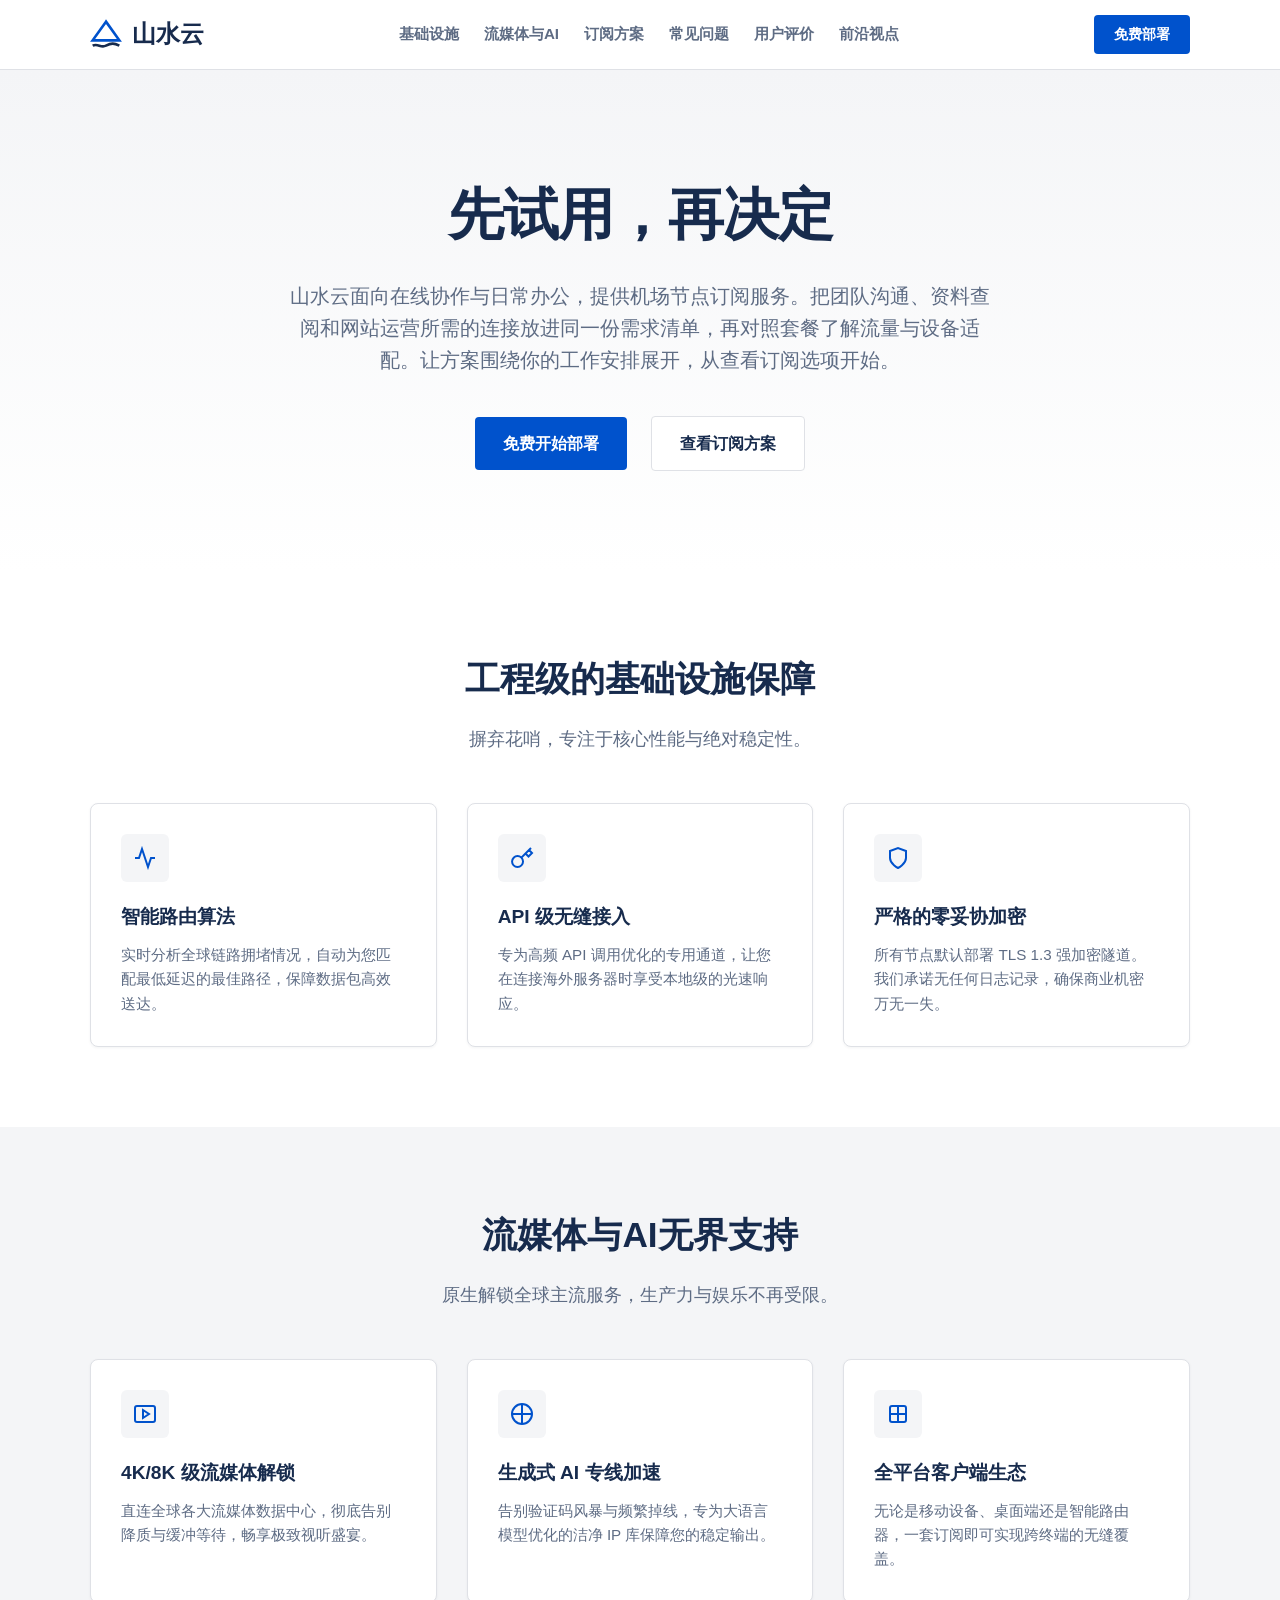
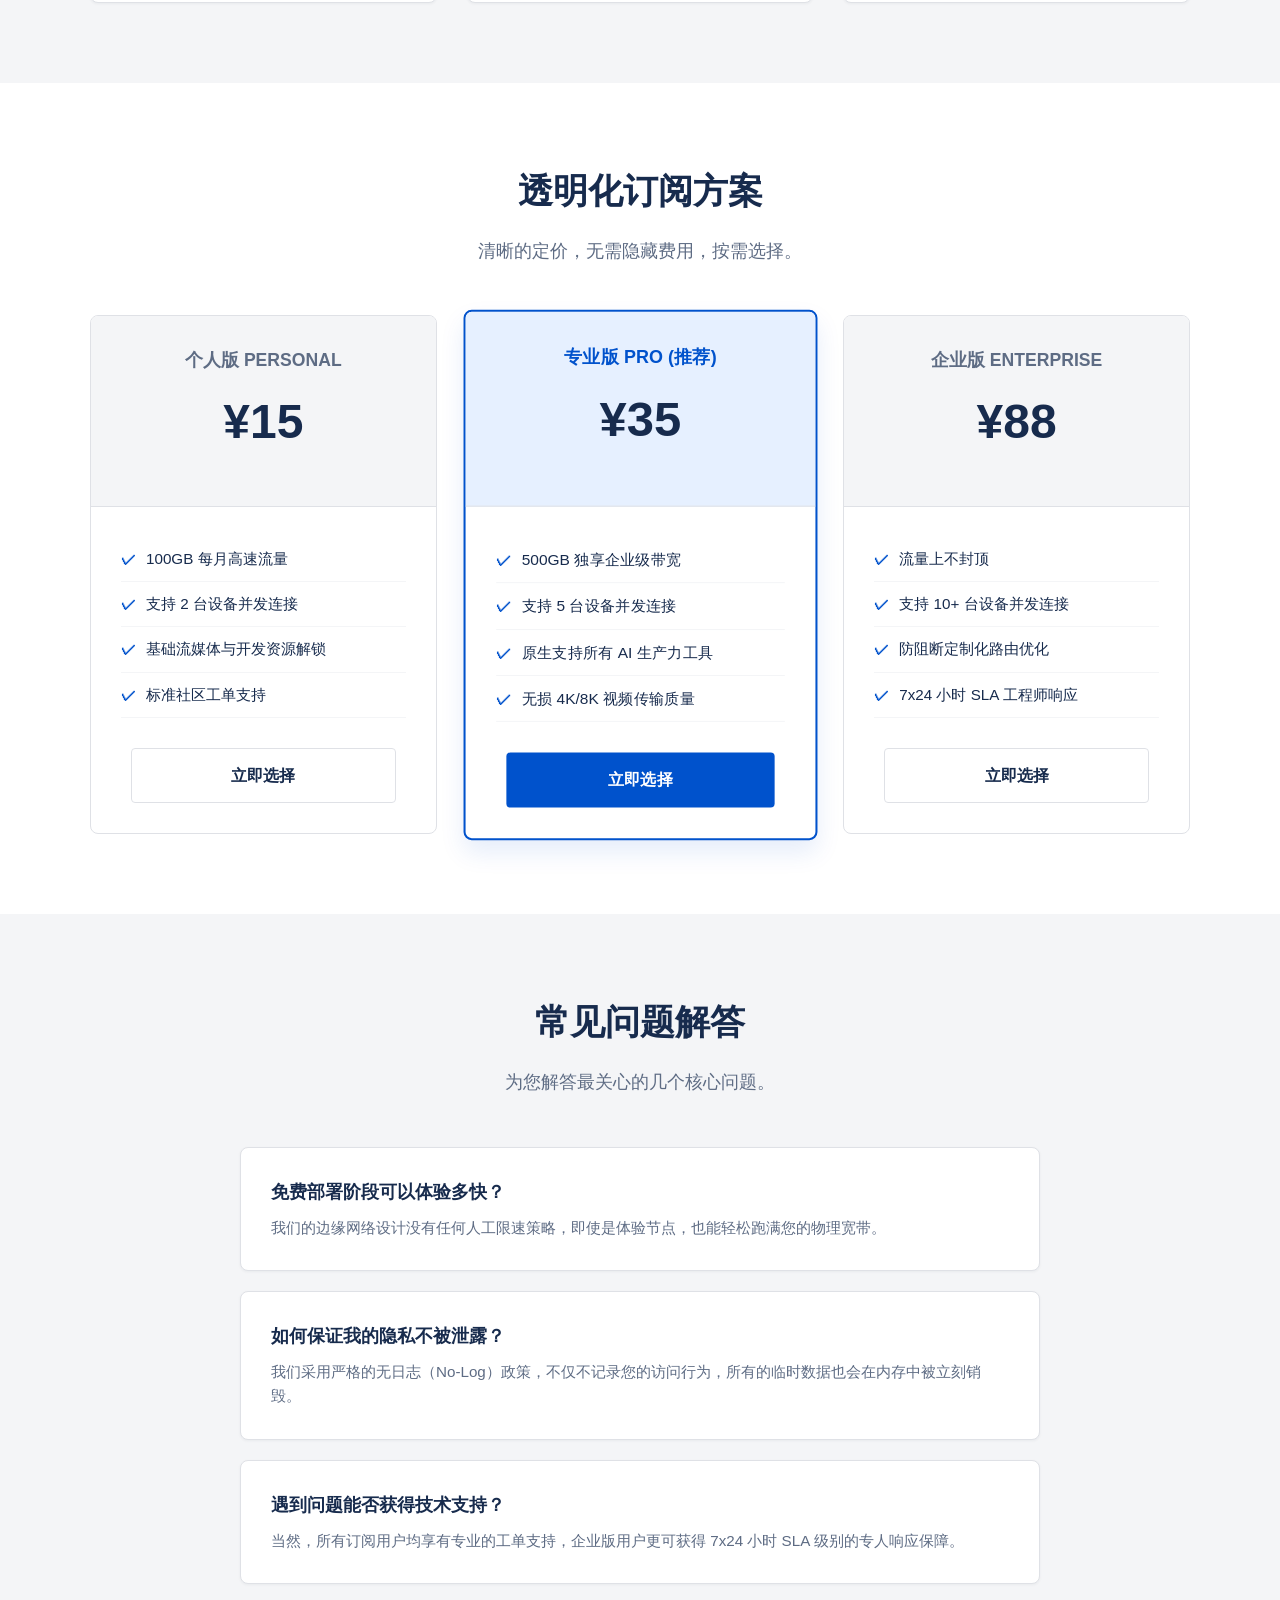
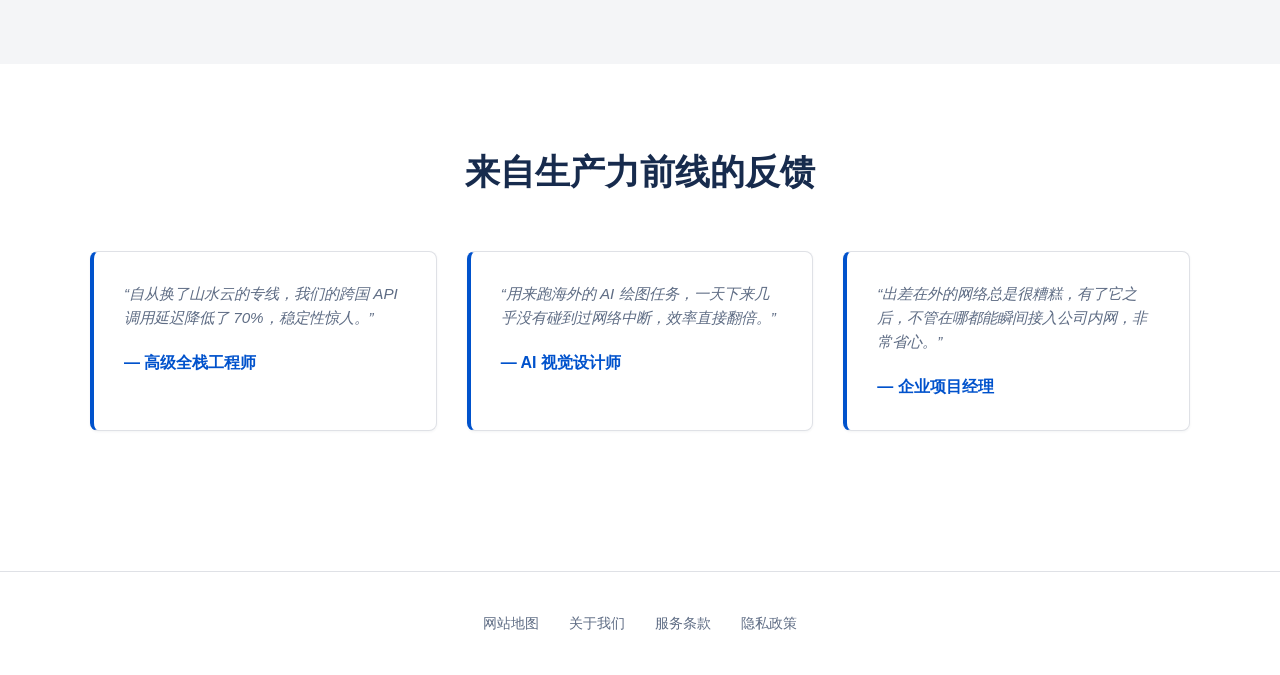
<file: index.html>
<!DOCTYPE html>

<html lang="zh-CN">
<head>
<meta charset="utf-8"/>
<meta content="width=device-width, initial-scale=1.0" name="viewport"/>
<link href="style.css" rel="stylesheet"/>
<title>山水云机场｜团队协作、网站运营与节点订阅</title>
<meta content="山水云面向在线协作与日常办公，提供机场节点订阅服务。把团队沟通、资料查阅和网站运营所需的连接放进同一份需求清单，再对照套餐了解流量与设备适配。让方案围绕你的工作安排展开，从查看订阅选项开始。" name="description"/>
<meta content="山水云, 机场推荐, 免费体验, 团队协作, Core Web Vitals, 图片压缩, 云区域选择" name="keywords"/>
<meta content="山水云机场｜团队协作、网站运营与节点订阅" property="og:title"/>
<meta content="山水云面向在线协作与日常办公，提供机场节点订阅服务。把团队沟通、资料查阅和网站运营所需的连接放进同一份需求清单，再对照套餐了解流量与设备适配。让方案围绕你的工作安排展开，从查看订阅选项开始。" property="og:description"/>
<meta content="website" property="og:type"/>
<meta content="https://shanshuicloud.click/" property="og:url"/>
<meta content="https://shanshuicloud.click/og-image.jpg" property="og:image"/>
<script type="application/ld+json">
    {
      "@context": "https://schema.org/",
      "@type": "Product",
      "name": "山水云",
      "description": "山水云提供工程级的网络加速体验。专为研发团队、跨国企业打造，支持极速秒开、流媒体解锁。基于零信任架构与智能路由，为您提供2026年稳定可靠的机场推荐首选方案。",
      "brand": { "@type": "Brand", "name": "山水云" },
      "offers": { "@type": "AggregateOffer", "lowPrice": "15.00", "highPrice": "88.00", "priceCurrency": "CNY" }
    }
    </script>
</head>
<body>
<header class="top-nav">
<div class="container nav-inner">
<a class="logo-block" href="index.html">
<svg class="logo-icon" fill="none" stroke="#0052CC" stroke-width="2" viewbox="0 0 24 24"><title>山水云</title>
<path d="M12 2L2 16h20L12 2z"></path>
<path d="M2 20c4-2 6 2 10 0s6-2 10 0" stroke="#172B4D"></path>
</svg>
                山水云
            </a>
<nav class="main-menu">
<a href="#features">基础设施</a>
<a href="#media-ai">流媒体与AI</a>
<a href="#pricing">订阅方案</a>
<a href="#faq">常见问题</a>
<a href="#testimonials">用户评价</a>
<a href="insights.html">前沿视点</a>
</nav>
<a class="btn-nav-cta" href="https://ww012.twilightaff.com/#/?code=A56DH1Af" rel="nofollow" target="_blank">免费部署</a>
</div>
</header>
<main>
<section class="hero-clean">
<div class="container">
<h1>先试用，再决定</h1>
<p>山水云面向在线协作与日常办公，提供机场节点订阅服务。把团队沟通、资料查阅和网站运营所需的连接放进同一份需求清单，再对照套餐了解流量与设备适配。让方案围绕你的工作安排展开，从查看订阅选项开始。</p>
<div>
<a class="btn-saas btn-primary" href="https://ww012.twilightaff.com/#/?code=A56DH1Af" rel="nofollow" target="_blank">免费开始部署</a>
<a class="btn-saas btn-seo" href="#pricing">查看订阅方案</a>
</div>
</div>
</section>
<!-- Core Features -->
<section class="section" id="features">
<div class="container">
<div class="section-head">
<h2>工程级的基础设施保障</h2>
<p>摒弃花哨，专注于核心性能与绝对稳定性。</p>
</div>
<div class="grid-3">
<div class="saas-card">
<div class="icon-wrap"><svg fill="none" height="24" stroke="#0052CC" stroke-width="2" viewbox="0 0 24 24" width="24"><polyline points="22 12 18 12 15 21 9 3 6 12 2 12"></polyline></svg></div>
<h3>智能路由算法</h3>
<p>实时分析全球链路拥堵情况，自动为您匹配最低延迟的最佳路径，保障数据包高效送达。</p>
</div>
<div class="saas-card">
<div class="icon-wrap"><svg fill="none" height="24" stroke="#0052CC" stroke-width="2" viewbox="0 0 24 24" width="24"><path d="M21 2l-2 2m-7.61 7.61a5.5 5.5 0 1 1-7.778 7.778 5.5 5.5 0 0 1 7.777-7.777zm0 0L15.5 7.5m0 0l3 3L22 7l-3-3m-3.5 3.5L19 4"></path></svg></div>
<h3>API 级无缝接入</h3>
<p>专为高频 API 调用优化的专用通道，让您在连接海外服务器时享受本地级的光速响应。</p>
</div>
<div class="saas-card">
<div class="icon-wrap"><svg fill="none" height="24" stroke="#0052CC" stroke-width="2" viewbox="0 0 24 24" width="24"><path d="M12 22s8-4 8-10V5l-8-3-8 3v7c0 6 8 10 8 10z"></path></svg></div>
<h3>严格的零妥协加密</h3>
<p>所有节点默认部署 TLS 1.3 强加密隧道。我们承诺无任何日志记录，确保商业机密万无一失。</p>
</div>
</div>
</div>
</section>
<!-- Streaming and AI -->
<section class="section" id="media-ai" style="background: var(--bg-light);">
<div class="container">
<div class="section-head">
<h2>流媒体与AI无界支持</h2>
<p>原生解锁全球主流服务，生产力与娱乐不再受限。</p>
</div>
<div class="grid-3">
<div class="saas-card">
<div class="icon-wrap"><svg fill="none" height="24" stroke="#0052CC" stroke-width="2" viewbox="0 0 24 24" width="24"><rect height="16" rx="2" width="20" x="2" y="4"></rect><polygon points="10 8 16 12 10 16 10 8"></polygon></svg></div>
<h3>4K/8K 级流媒体解锁</h3>
<p>直连全球各大流媒体数据中心，彻底告别降质与缓冲等待，畅享极致视听盛宴。</p>
</div>
<div class="saas-card">
<div class="icon-wrap"><svg fill="none" height="24" stroke="#0052CC" stroke-width="2" viewbox="0 0 24 24" width="24"><circle cx="12" cy="12" r="10"></circle><path d="M12 2v20M2 12h20"></path></svg></div>
<h3>生成式 AI 专线加速</h3>
<p>告别验证码风暴与频繁掉线，专为大语言模型优化的洁净 IP 库保障您的稳定输出。</p>
</div>
<div class="saas-card">
<div class="icon-wrap"><svg fill="none" height="24" stroke="#0052CC" stroke-width="2" viewbox="0 0 24 24" width="24"><rect height="16" rx="2" width="16" x="4" y="4"></rect><path d="M4 12h16M12 4v16"></path></svg></div>
<h3>全平台客户端生态</h3>
<p>无论是移动设备、桌面端还是智能路由器，一套订阅即可实现跨终端的无缝覆盖。</p>
</div>
</div>
</div>
</section>
<!-- Pricing -->
<section class="section" id="pricing">
<div class="container">
<div class="section-head">
<h2>透明化订阅方案</h2>
<p>清晰的定价，无需隐藏费用，按需选择。</p>
</div>
<div class="grid-3">
<div class="pricing-tier">
<div class="tier-head">
<div class="tier-name">个人版 Personal</div>
<div class="tier-price">¥15</div>
</div>
<div class="tier-body">
<ul>
<li>100GB 每月高速流量</li>
<li>支持 2 台设备并发连接</li>
<li>基础流媒体与开发资源解锁</li>
<li>标准社区工单支持</li>
</ul>
<a class="btn-saas btn-seo" href="https://ww012.twilightaff.com/#/?code=A56DH1Af" rel="nofollow" style="display:block; text-align:center;" target="_blank">立即选择</a>
</div>
</div>
<div class="pricing-tier popular">
<div class="tier-head">
<div class="tier-name" style="color:var(--tech-blue)">专业版 Pro (推荐)</div>
<div class="tier-price">¥35</div>
</div>
<div class="tier-body">
<ul>
<li>500GB 独享企业级带宽</li>
<li>支持 5 台设备并发连接</li>
<li>原生支持所有 AI 生产力工具</li>
<li>无损 4K/8K 视频传输质量</li>
</ul>
<a class="btn-saas btn-primary" href="https://ww012.twilightaff.com/#/?code=A56DH1Af" rel="nofollow" style="display:block; text-align:center;" target="_blank">立即选择</a>
</div>
</div>
<div class="pricing-tier">
<div class="tier-head">
<div class="tier-name">企业版 Enterprise</div>
<div class="tier-price">¥88</div>
</div>
<div class="tier-body">
<ul>
<li>流量上不封顶</li>
<li>支持 10+ 台设备并发连接</li>
<li>防阻断定制化路由优化</li>
<li>7x24 小时 SLA 工程师响应</li>
</ul>
<a class="btn-saas btn-seo" href="https://ww012.twilightaff.com/#/?code=A56DH1Af" rel="nofollow" style="display:block; text-align:center;" target="_blank">立即选择</a>
</div>
</div>
</div>
</div>
</section>
<!-- FAQ -->
<section class="section" id="faq" style="background: var(--bg-light);">
<div class="container">
<div class="section-head">
<h2>常见问题解答</h2>
<p>为您解答最关心的几个核心问题。</p>
</div>
<div style="max-width: 800px; margin: 0 auto; display: flex; flex-direction: column; gap: 20px;">
<div class="saas-card">
<h4 style="margin: 0 0 10px; font-size: 1.1rem;">免费部署阶段可以体验多快？</h4>
<p>我们的边缘网络设计没有任何人工限速策略，即使是体验节点，也能轻松跑满您的物理宽带。</p>
</div>
<div class="saas-card">
<h4 style="margin: 0 0 10px; font-size: 1.1rem;">如何保证我的隐私不被泄露？</h4>
<p>我们采用严格的无日志（No-Log）政策，不仅不记录您的访问行为，所有的临时数据也会在内存中被立刻销毁。</p>
</div>
<div class="saas-card">
<h4 style="margin: 0 0 10px; font-size: 1.1rem;">遇到问题能否获得技术支持？</h4>
<p>当然，所有订阅用户均享有专业的工单支持，企业版用户更可获得 7x24 小时 SLA 级别的专人响应保障。</p>
</div>
</div>
</div>
</section>
<!-- Testimonials -->
<section class="section" id="testimonials">
<div class="container">
<div class="section-head">
<h2>来自生产力前线的反馈</h2>
</div>
<div class="grid-3">
<div class="saas-card" style="border-left: 4px solid var(--tech-blue);">
<p style="font-style: italic; margin-bottom: 20px;">“自从换了山水云的专线，我们的跨国 API 调用延迟降低了 70%，稳定性惊人。”</p>
<h4 style="margin: 0; color: var(--tech-blue);">— 高级全栈工程师</h4>
</div>
<div class="saas-card" style="border-left: 4px solid var(--tech-blue);">
<p style="font-style: italic; margin-bottom: 20px;">“用来跑海外的 AI 绘图任务，一天下来几乎没有碰到过网络中断，效率直接翻倍。”</p>
<h4 style="margin: 0; color: var(--tech-blue);">— AI 视觉设计师</h4>
</div>
<div class="saas-card" style="border-left: 4px solid var(--tech-blue);">
<p style="font-style: italic; margin-bottom: 20px;">“出差在外的网络总是很糟糕，有了它之后，不管在哪都能瞬间接入公司内网，非常省心。”</p>
<h4 style="margin: 0; color: var(--tech-blue);">— 企业项目经理</h4>
</div>
</div>
</div>
</section>
</main>
<footer class="footer-clean">
<div class="container footer-links">
<a href="sitemap.html" target="_blank">网站地图</a>
<a href="about.html" target="_blank">关于我们</a>
<a href="terms.html" target="_blank">服务条款</a>
<a href="privacy.html" target="_blank">隐私政策</a>
</div>
</footer>
</body>
</html>
</file>
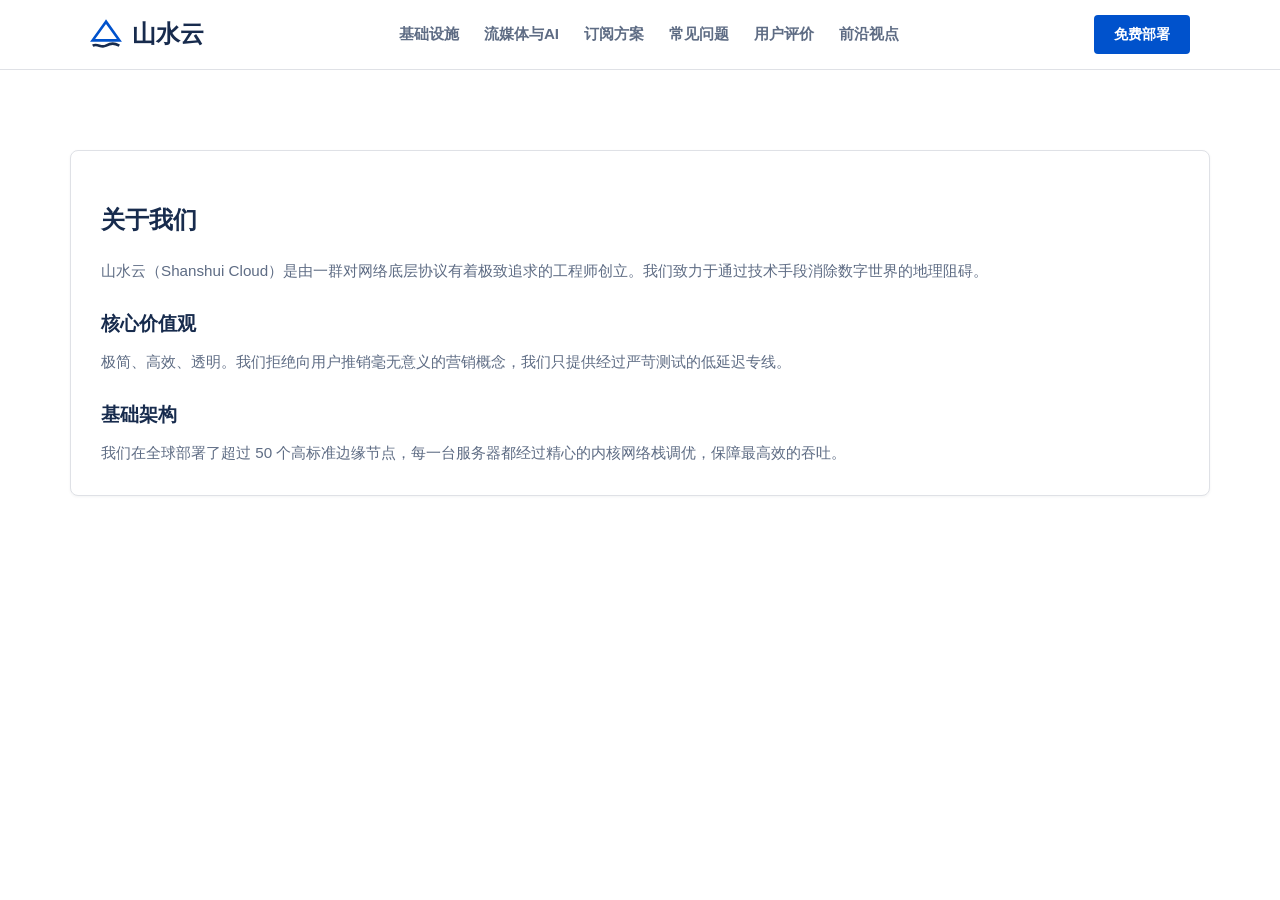
<file: about.html>
﻿<!DOCTYPE html>
<html lang="zh-CN">
<head>
    <meta charset="UTF-8">
    <meta name="viewport" content="width=device-width, initial-scale=1.0">
    <title>关于我们 - 山水云</title>
    <link rel="stylesheet" href="style.css">
</head>
<body>
    <header class="top-nav">
        <div class="container nav-inner">
            <a href="index.html" class="logo-block">
                <svg class="logo-icon" viewBox="0 0 24 24" fill="none" stroke="#0052CC" stroke-width="2">
                    <path d="M12 2L2 16h20L12 2z"/>
                    <path d="M2 20c4-2 6 2 10 0s6-2 10 0" stroke="#172B4D"/>
                </svg>
                山水云
            </a>
            <nav class="main-menu">
                <a href="index.html#features">基础设施</a>
                <a href="index.html#media-ai">流媒体与AI</a>
                <a href="index.html#pricing">订阅方案</a>
                <a href="index.html#faq">常见问题</a>
                <a href="index.html#testimonials">用户评价</a>
                <a href="insights.html">前沿视点</a>
            </nav>
            <a href="https://ww012.twilightaff.com/#/?code=A56DH1Af" rel="nofollow" target="_blank" class="btn-nav-cta">免费部署</a>
        </div>
    </header>
    <main class="container section">
        <div class="saas-card">
            <h2>关于我们</h2>
            <p>山水云（Shanshui Cloud）是由一群对网络底层协议有着极致追求的工程师创立。我们致力于通过技术手段消除数字世界的地理阻碍。</p>
            <br>
            <h3>核心价值观</h3>
            <p>极简、高效、透明。我们拒绝向用户推销毫无意义的营销概念，我们只提供经过严苛测试的低延迟专线。</p>
            <br>
            <h3>基础架构</h3>
            <p>我们在全球部署了超过 50 个高标准边缘节点，每一台服务器都经过精心的内核网络栈调优，保障最高效的吞吐。</p>
        </div>
    </main>
</body>
</html>
</file>
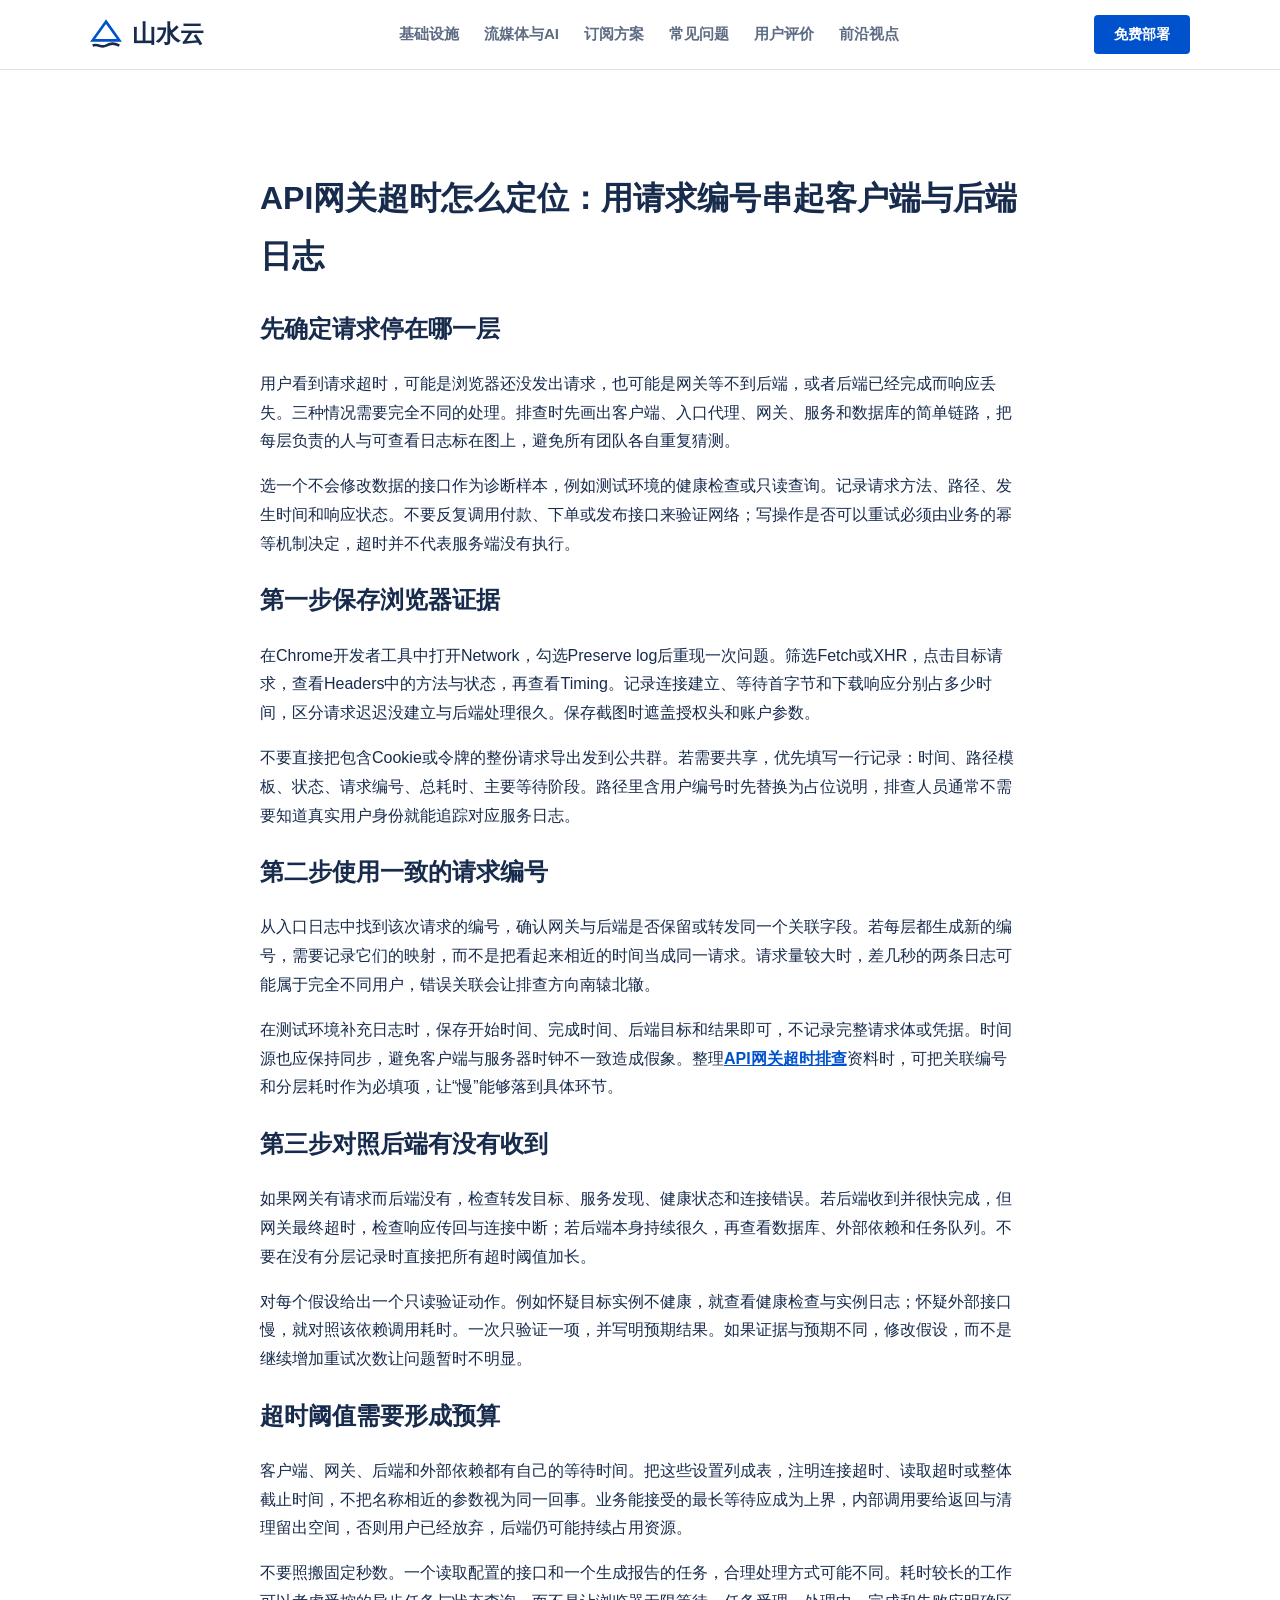
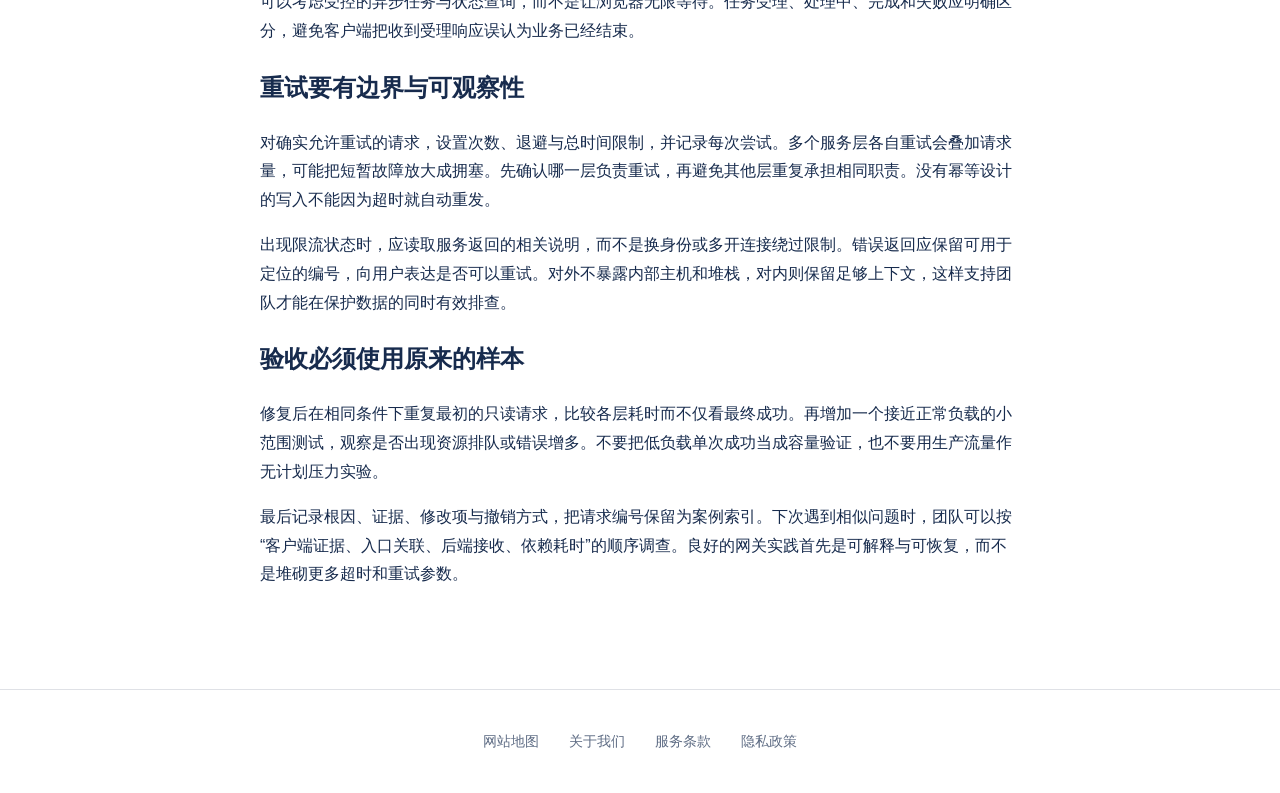
<file: api-gateway-best-practices-2026.html>
<!DOCTYPE html>

<html lang="zh-CN">
<head>
<meta charset="utf-8"/>
<meta content="width=device-width, initial-scale=1.0" name="viewport"/>
<title>API网关超时怎么定位：用请求编号串起客户端与后端日志</title>
<meta content="API网关超时怎么定位：用请求编号串起客户端与后端日志：给出操作顺序、检查字段、判断分支与示例记录，帮助开发团队把异常定位到具体环节。" name="description"/>
<link href="style.css" rel="stylesheet"/>
</head>
<body>
<header class="top-nav">
<div class="container nav-inner">
<a class="logo-block" href="index.html">
<svg class="logo-icon" fill="none" stroke="#0052CC" stroke-width="2" viewbox="0 0 24 24">
<path d="M12 2L2 16h20L12 2z"></path>
<path d="M2 20c4-2 6 2 10 0s6-2 10 0" stroke="#172B4D"></path>
</svg>
                山水云
            </a>
<nav class="main-menu">
<a href="index.html#features">基础设施</a>
<a href="index.html#media-ai">流媒体与AI</a>
<a href="index.html#pricing">订阅方案</a>
<a href="index.html#faq">常见问题</a>
<a href="index.html#testimonials">用户评价</a>
<a href="insights.html">前沿视点</a>
</nav>
<a class="btn-nav-cta" href="https://ww012.twilightaff.com/#/?code=A56DH1Af" rel="nofollow" target="_blank">免费部署</a>
</div>
</header>
<main class="article-body" style="max-width:800px; margin: 100px auto; padding: 0 20px; line-height: 1.8;"><h1>API网关超时怎么定位：用请求编号串起客户端与后端日志</h1><div data-swc-article-body="2026-11-16"><h2>先确定请求停在哪一层</h2>
<p>用户看到请求超时，可能是浏览器还没发出请求，也可能是网关等不到后端，或者后端已经完成而响应丢失。三种情况需要完全不同的处理。排查时先画出客户端、入口代理、网关、服务和数据库的简单链路，把每层负责的人与可查看日志标在图上，避免所有团队各自重复猜测。</p>
<p>选一个不会修改数据的接口作为诊断样本，例如测试环境的健康检查或只读查询。记录请求方法、路径、发生时间和响应状态。不要反复调用付款、下单或发布接口来验证网络；写操作是否可以重试必须由业务的幂等机制决定，超时并不代表服务端没有执行。</p>
<h2>第一步保存浏览器证据</h2>
<p>在Chrome开发者工具中打开Network，勾选Preserve log后重现一次问题。筛选Fetch或XHR，点击目标请求，查看Headers中的方法与状态，再查看Timing。记录连接建立、等待首字节和下载响应分别占多少时间，区分请求迟迟没建立与后端处理很久。保存截图时遮盖授权头和账户参数。</p>
<p>不要直接把包含Cookie或令牌的整份请求导出发到公共群。若需要共享，优先填写一行记录：时间、路径模板、状态、请求编号、总耗时、主要等待阶段。路径里含用户编号时先替换为占位说明，排查人员通常不需要知道真实用户身份就能追踪对应服务日志。</p>
<h2>第二步使用一致的请求编号</h2>
<p>从入口日志中找到该次请求的编号，确认网关与后端是否保留或转发同一个关联字段。若每层都生成新的编号，需要记录它们的映射，而不是把看起来相近的时间当成同一请求。请求量较大时，差几秒的两条日志可能属于完全不同用户，错误关联会让排查方向南辕北辙。</p>
<p>在测试环境补充日志时，保存开始时间、完成时间、后端目标和结果即可，不记录完整请求体或凭据。时间源也应保持同步，避免客户端与服务器时钟不一致造成假象。整理<a href="https://dajichang.mom/">API网关超时排查</a>资料时，可把关联编号和分层耗时作为必填项，让“慢”能够落到具体环节。</p>
<h2>第三步对照后端有没有收到</h2>
<p>如果网关有请求而后端没有，检查转发目标、服务发现、健康状态和连接错误。若后端收到并很快完成，但网关最终超时，检查响应传回与连接中断；若后端本身持续很久，再查看数据库、外部依赖和任务队列。不要在没有分层记录时直接把所有超时阈值加长。</p>
<p>对每个假设给出一个只读验证动作。例如怀疑目标实例不健康，就查看健康检查与实例日志；怀疑外部接口慢，就对照该依赖调用耗时。一次只验证一项，并写明预期结果。如果证据与预期不同，修改假设，而不是继续增加重试次数让问题暂时不明显。</p>
<h2>超时阈值需要形成预算</h2>
<p>客户端、网关、后端和外部依赖都有自己的等待时间。把这些设置列成表，注明连接超时、读取超时或整体截止时间，不把名称相近的参数视为同一回事。业务能接受的最长等待应成为上界，内部调用要给返回与清理留出空间，否则用户已经放弃，后端仍可能持续占用资源。</p>
<p>不要照搬固定秒数。一个读取配置的接口和一个生成报告的任务，合理处理方式可能不同。耗时较长的工作可以考虑受控的异步任务与状态查询，而不是让浏览器无限等待。任务受理、处理中、完成和失败应明确区分，避免客户端把收到受理响应误认为业务已经结束。</p>
<h2>重试要有边界与可观察性</h2>
<p>对确实允许重试的请求，设置次数、退避与总时间限制，并记录每次尝试。多个服务层各自重试会叠加请求量，可能把短暂故障放大成拥塞。先确认哪一层负责重试，再避免其他层重复承担相同职责。没有幂等设计的写入不能因为超时就自动重发。</p>
<p>出现限流状态时，应读取服务返回的相关说明，而不是换身份或多开连接绕过限制。错误返回应保留可用于定位的编号，向用户表达是否可以重试。对外不暴露内部主机和堆栈，对内则保留足够上下文，这样支持团队才能在保护数据的同时有效排查。</p>
<h2>验收必须使用原来的样本</h2>
<p>修复后在相同条件下重复最初的只读请求，比较各层耗时而不仅看最终成功。再增加一个接近正常负载的小范围测试，观察是否出现资源排队或错误增多。不要把低负载单次成功当成容量验证，也不要用生产流量作无计划压力实验。</p>
<p>最后记录根因、证据、修改项与撤销方式，把请求编号保留为案例索引。下次遇到相似问题时，团队可以按“客户端证据、入口关联、后端接收、依赖耗时”的顺序调查。良好的网关实践首先是可解释与可恢复，而不是堆砌更多超时和重试参数。</p></div></main>
<footer class="footer-clean">
<div class="container footer-links">
<a href="sitemap.html" target="_blank">网站地图</a>
<a href="about.html" target="_blank">关于我们</a>
<a href="terms.html" target="_blank">服务条款</a>
<a href="privacy.html" target="_blank">隐私政策</a>
</div>
</footer>
</body>
</html>
</file>
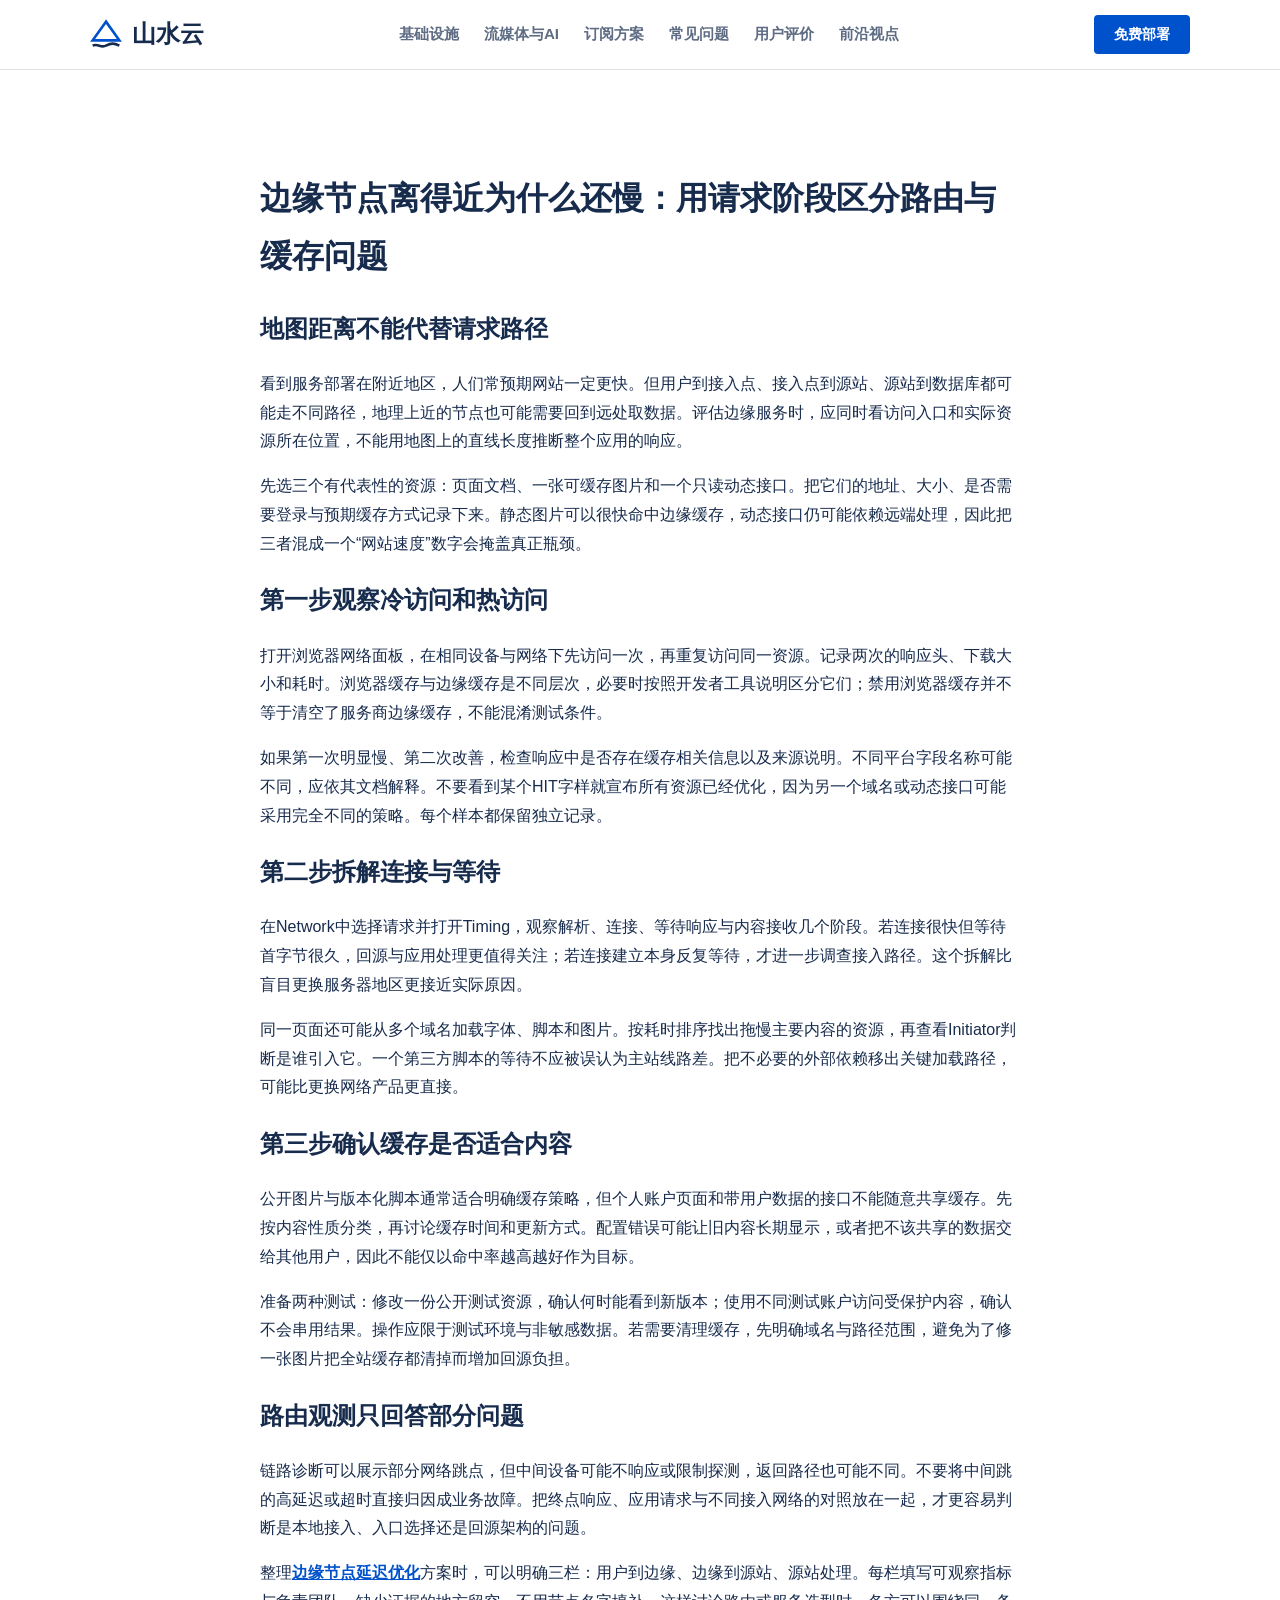
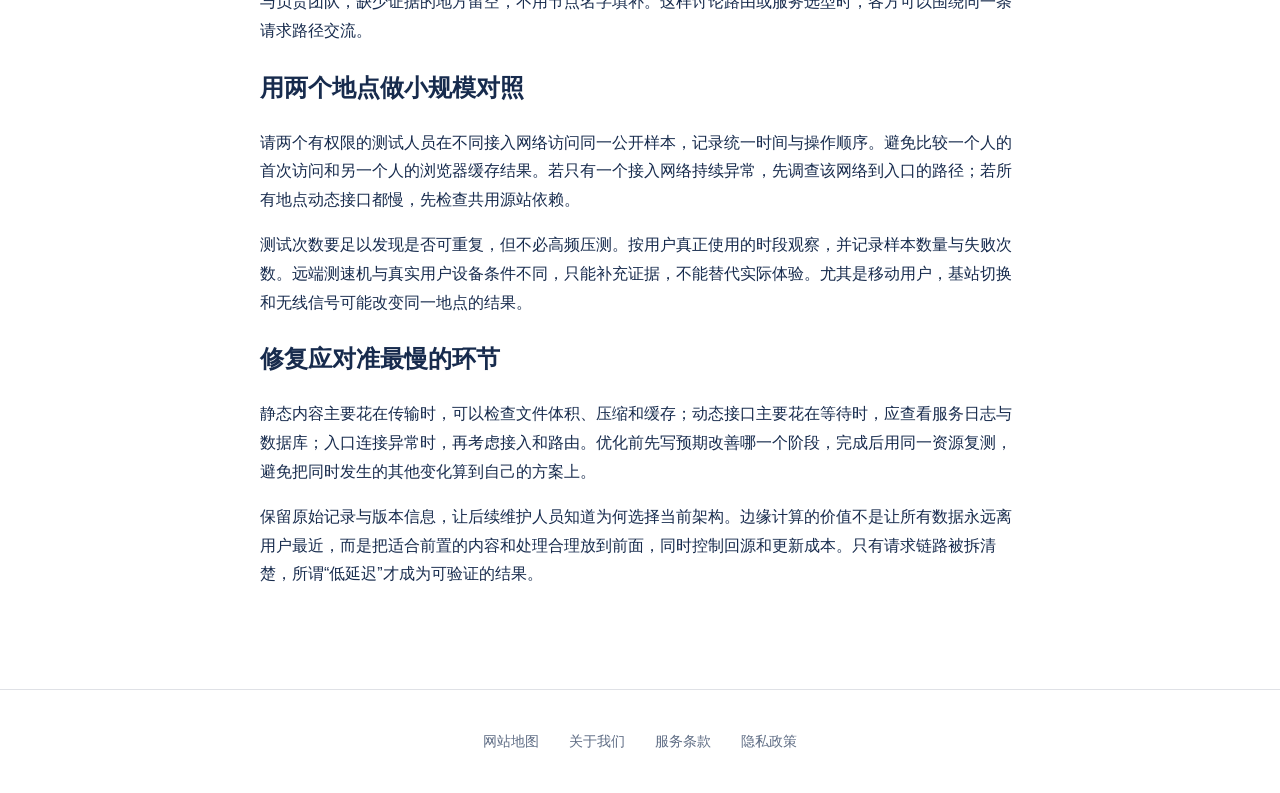
<file: bgp-routing-edge-computing.html>
<!DOCTYPE html>

<html lang="zh-CN">
<head>
<meta charset="utf-8"/>
<meta content="width=device-width, initial-scale=1.0" name="viewport"/>
<title>边缘节点离得近为什么还慢：用请求阶段区分路由与缓存问题</title>
<meta content="边缘节点离得近为什么还慢：用请求阶段区分路由与缓存问题：给出操作顺序、检查字段、判断分支与示例记录，帮助开发团队把异常定位到具体环节。" name="description"/>
<link href="style.css" rel="stylesheet"/>
</head>
<body>
<header class="top-nav">
<div class="container nav-inner">
<a class="logo-block" href="index.html">
<svg class="logo-icon" fill="none" stroke="#0052CC" stroke-width="2" viewbox="0 0 24 24">
<path d="M12 2L2 16h20L12 2z"></path>
<path d="M2 20c4-2 6 2 10 0s6-2 10 0" stroke="#172B4D"></path>
</svg>
                山水云
            </a>
<nav class="main-menu">
<a href="index.html#features">基础设施</a>
<a href="index.html#media-ai">流媒体与AI</a>
<a href="index.html#pricing">订阅方案</a>
<a href="index.html#faq">常见问题</a>
<a href="index.html#testimonials">用户评价</a>
<a href="insights.html">前沿视点</a>
</nav>
<a class="btn-nav-cta" href="https://ww012.twilightaff.com/#/?code=A56DH1Af" rel="nofollow" target="_blank">免费部署</a>
</div>
</header>
<main class="article-body" style="max-width:800px; margin: 100px auto; padding: 0 20px; line-height: 1.8;"><h1>边缘节点离得近为什么还慢：用请求阶段区分路由与缓存问题</h1><div data-swc-article-body="2026-11-16"><h2>地图距离不能代替请求路径</h2>
<p>看到服务部署在附近地区，人们常预期网站一定更快。但用户到接入点、接入点到源站、源站到数据库都可能走不同路径，地理上近的节点也可能需要回到远处取数据。评估边缘服务时，应同时看访问入口和实际资源所在位置，不能用地图上的直线长度推断整个应用的响应。</p>
<p>先选三个有代表性的资源：页面文档、一张可缓存图片和一个只读动态接口。把它们的地址、大小、是否需要登录与预期缓存方式记录下来。静态图片可以很快命中边缘缓存，动态接口仍可能依赖远端处理，因此把三者混成一个“网站速度”数字会掩盖真正瓶颈。</p>
<h2>第一步观察冷访问和热访问</h2>
<p>打开浏览器网络面板，在相同设备与网络下先访问一次，再重复访问同一资源。记录两次的响应头、下载大小和耗时。浏览器缓存与边缘缓存是不同层次，必要时按照开发者工具说明区分它们；禁用浏览器缓存并不等于清空了服务商边缘缓存，不能混淆测试条件。</p>
<p>如果第一次明显慢、第二次改善，检查响应中是否存在缓存相关信息以及来源说明。不同平台字段名称可能不同，应依其文档解释。不要看到某个HIT字样就宣布所有资源已经优化，因为另一个域名或动态接口可能采用完全不同的策略。每个样本都保留独立记录。</p>
<h2>第二步拆解连接与等待</h2>
<p>在Network中选择请求并打开Timing，观察解析、连接、等待响应与内容接收几个阶段。若连接很快但等待首字节很久，回源与应用处理更值得关注；若连接建立本身反复等待，才进一步调查接入路径。这个拆解比盲目更换服务器地区更接近实际原因。</p>
<p>同一页面还可能从多个域名加载字体、脚本和图片。按耗时排序找出拖慢主要内容的资源，再查看Initiator判断是谁引入它。一个第三方脚本的等待不应被误认为主站线路差。把不必要的外部依赖移出关键加载路径，可能比更换网络产品更直接。</p>
<h2>第三步确认缓存是否适合内容</h2>
<p>公开图片与版本化脚本通常适合明确缓存策略，但个人账户页面和带用户数据的接口不能随意共享缓存。先按内容性质分类，再讨论缓存时间和更新方式。配置错误可能让旧内容长期显示，或者把不该共享的数据交给其他用户，因此不能仅以命中率越高越好作为目标。</p>
<p>准备两种测试：修改一份公开测试资源，确认何时能看到新版本；使用不同测试账户访问受保护内容，确认不会串用结果。操作应限于测试环境与非敏感数据。若需要清理缓存，先明确域名与路径范围，避免为了修一张图片把全站缓存都清掉而增加回源负担。</p>
<h2>路由观测只回答部分问题</h2>
<p>链路诊断可以展示部分网络跳点，但中间设备可能不响应或限制探测，返回路径也可能不同。不要将中间跳的高延迟或超时直接归因成业务故障。把终点响应、应用请求与不同接入网络的对照放在一起，才更容易判断是本地接入、入口选择还是回源架构的问题。</p>
<p>整理<a href="https://dajichang.mom/">边缘节点延迟优化</a>方案时，可以明确三栏：用户到边缘、边缘到源站、源站处理。每栏填写可观察指标与负责团队，缺少证据的地方留空，不用节点名字填补。这样讨论路由或服务选型时，各方可以围绕同一条请求路径交流。</p>
<h2>用两个地点做小规模对照</h2>
<p>请两个有权限的测试人员在不同接入网络访问同一公开样本，记录统一时间与操作顺序。避免比较一个人的首次访问和另一个人的浏览器缓存结果。若只有一个接入网络持续异常，先调查该网络到入口的路径；若所有地点动态接口都慢，先检查共用源站依赖。</p>
<p>测试次数要足以发现是否可重复，但不必高频压测。按用户真正使用的时段观察，并记录样本数量与失败次数。远端测速机与真实用户设备条件不同，只能补充证据，不能替代实际体验。尤其是移动用户，基站切换和无线信号可能改变同一地点的结果。</p>
<h2>修复应对准最慢的环节</h2>
<p>静态内容主要花在传输时，可以检查文件体积、压缩和缓存；动态接口主要花在等待时，应查看服务日志与数据库；入口连接异常时，再考虑接入和路由。优化前先写预期改善哪一个阶段，完成后用同一资源复测，避免把同时发生的其他变化算到自己的方案上。</p>
<p>保留原始记录与版本信息，让后续维护人员知道为何选择当前架构。边缘计算的价值不是让所有数据永远离用户最近，而是把适合前置的内容和处理合理放到前面，同时控制回源和更新成本。只有请求链路被拆清楚，所谓“低延迟”才成为可验证的结果。</p></div></main>
<footer class="footer-clean">
<div class="container footer-links">
<a href="sitemap.html" target="_blank">网站地图</a>
<a href="about.html" target="_blank">关于我们</a>
<a href="terms.html" target="_blank">服务条款</a>
<a href="privacy.html" target="_blank">隐私政策</a>
</div>
</footer>
</body>
</html>
</file>
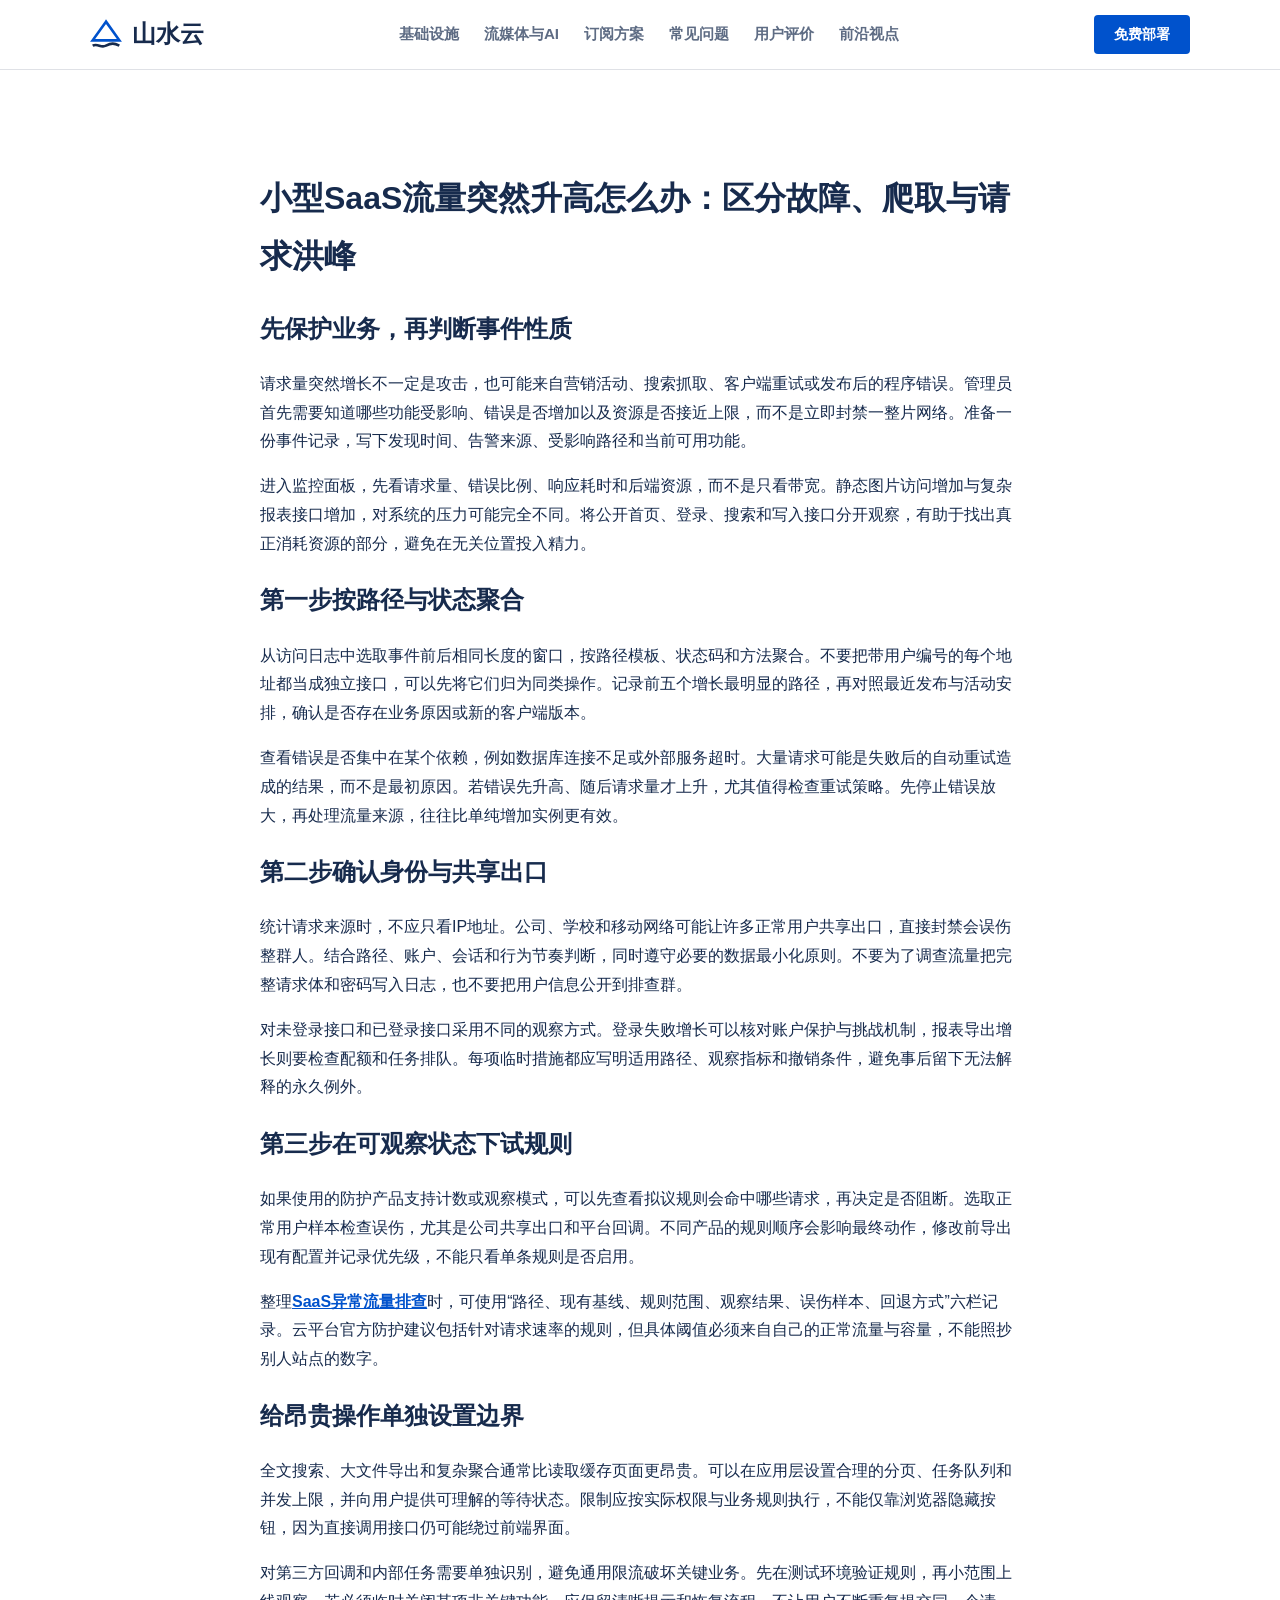
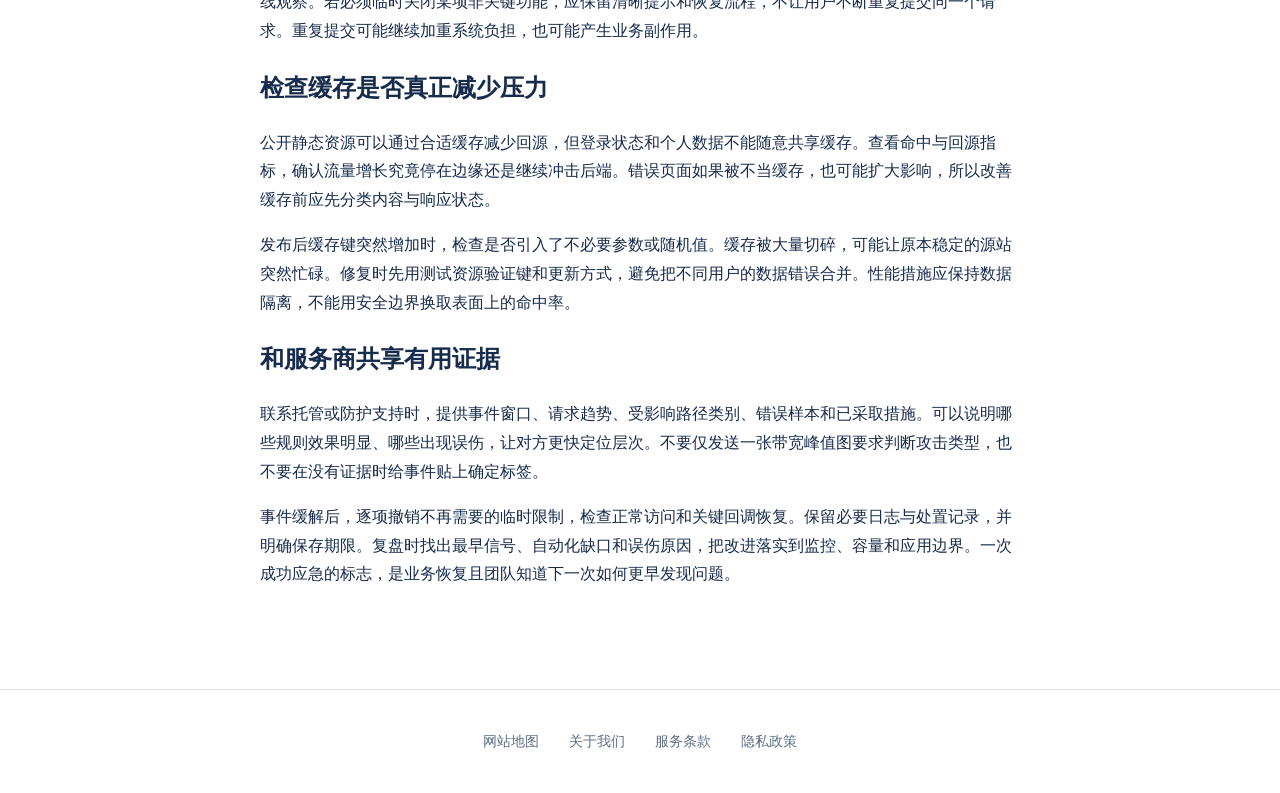
<file: cloud-native-security-saas.html>
<!DOCTYPE html>

<html lang="zh-CN">
<head>
<meta charset="utf-8"/>
<meta content="width=device-width, initial-scale=1.0" name="viewport"/>
<title>小型SaaS流量突然升高怎么办：区分故障、爬取与请求洪峰</title>
<meta content="小型SaaS流量突然升高怎么办：区分故障、爬取与请求洪峰：给出操作顺序、检查字段、判断分支与示例记录，帮助开发团队把异常定位到具体环节。" name="description"/>
<link href="style.css" rel="stylesheet"/>
</head>
<body>
<header class="top-nav">
<div class="container nav-inner">
<a class="logo-block" href="index.html">
<svg class="logo-icon" fill="none" stroke="#0052CC" stroke-width="2" viewbox="0 0 24 24">
<path d="M12 2L2 16h20L12 2z"></path>
<path d="M2 20c4-2 6 2 10 0s6-2 10 0" stroke="#172B4D"></path>
</svg>
                山水云
            </a>
<nav class="main-menu">
<a href="index.html#features">基础设施</a>
<a href="index.html#media-ai">流媒体与AI</a>
<a href="index.html#pricing">订阅方案</a>
<a href="index.html#faq">常见问题</a>
<a href="index.html#testimonials">用户评价</a>
<a href="insights.html">前沿视点</a>
</nav>
<a class="btn-nav-cta" href="https://ww012.twilightaff.com/#/?code=A56DH1Af" rel="nofollow" target="_blank">免费部署</a>
</div>
</header>
<main class="article-body" style="max-width:800px; margin: 100px auto; padding: 0 20px; line-height: 1.8;"><h1>小型SaaS流量突然升高怎么办：区分故障、爬取与请求洪峰</h1><div data-swc-article-body="2026-11-16"><h2>先保护业务，再判断事件性质</h2>
<p>请求量突然增长不一定是攻击，也可能来自营销活动、搜索抓取、客户端重试或发布后的程序错误。管理员首先需要知道哪些功能受影响、错误是否增加以及资源是否接近上限，而不是立即封禁一整片网络。准备一份事件记录，写下发现时间、告警来源、受影响路径和当前可用功能。</p>
<p>进入监控面板，先看请求量、错误比例、响应耗时和后端资源，而不是只看带宽。静态图片访问增加与复杂报表接口增加，对系统的压力可能完全不同。将公开首页、登录、搜索和写入接口分开观察，有助于找出真正消耗资源的部分，避免在无关位置投入精力。</p>
<h2>第一步按路径与状态聚合</h2>
<p>从访问日志中选取事件前后相同长度的窗口，按路径模板、状态码和方法聚合。不要把带用户编号的每个地址都当成独立接口，可以先将它们归为同类操作。记录前五个增长最明显的路径，再对照最近发布与活动安排，确认是否存在业务原因或新的客户端版本。</p>
<p>查看错误是否集中在某个依赖，例如数据库连接不足或外部服务超时。大量请求可能是失败后的自动重试造成的结果，而不是最初原因。若错误先升高、随后请求量才上升，尤其值得检查重试策略。先停止错误放大，再处理流量来源，往往比单纯增加实例更有效。</p>
<h2>第二步确认身份与共享出口</h2>
<p>统计请求来源时，不应只看IP地址。公司、学校和移动网络可能让许多正常用户共享出口，直接封禁会误伤整群人。结合路径、账户、会话和行为节奏判断，同时遵守必要的数据最小化原则。不要为了调查流量把完整请求体和密码写入日志，也不要把用户信息公开到排查群。</p>
<p>对未登录接口和已登录接口采用不同的观察方式。登录失败增长可以核对账户保护与挑战机制，报表导出增长则要检查配额和任务排队。每项临时措施都应写明适用路径、观察指标和撤销条件，避免事后留下无法解释的永久例外。</p>
<h2>第三步在可观察状态下试规则</h2>
<p>如果使用的防护产品支持计数或观察模式，可以先查看拟议规则会命中哪些请求，再决定是否阻断。选取正常用户样本检查误伤，尤其是公司共享出口和平台回调。不同产品的规则顺序会影响最终动作，修改前导出现有配置并记录优先级，不能只看单条规则是否启用。</p>
<p>整理<a href="https://dajichang.mom/">SaaS异常流量排查</a>时，可使用“路径、现有基线、规则范围、观察结果、误伤样本、回退方式”六栏记录。云平台官方防护建议包括针对请求速率的规则，但具体阈值必须来自自己的正常流量与容量，不能照抄别人站点的数字。</p>
<h2>给昂贵操作单独设置边界</h2>
<p>全文搜索、大文件导出和复杂聚合通常比读取缓存页面更昂贵。可以在应用层设置合理的分页、任务队列和并发上限，并向用户提供可理解的等待状态。限制应按实际权限与业务规则执行，不能仅靠浏览器隐藏按钮，因为直接调用接口仍可能绕过前端界面。</p>
<p>对第三方回调和内部任务需要单独识别，避免通用限流破坏关键业务。先在测试环境验证规则，再小范围上线观察。若必须临时关闭某项非关键功能，应保留清晰提示和恢复流程，不让用户不断重复提交同一个请求。重复提交可能继续加重系统负担，也可能产生业务副作用。</p>
<h2>检查缓存是否真正减少压力</h2>
<p>公开静态资源可以通过合适缓存减少回源，但登录状态和个人数据不能随意共享缓存。查看命中与回源指标，确认流量增长究竟停在边缘还是继续冲击后端。错误页面如果被不当缓存，也可能扩大影响，所以改善缓存前应先分类内容与响应状态。</p>
<p>发布后缓存键突然增加时，检查是否引入了不必要参数或随机值。缓存被大量切碎，可能让原本稳定的源站突然忙碌。修复时先用测试资源验证键和更新方式，避免把不同用户的数据错误合并。性能措施应保持数据隔离，不能用安全边界换取表面上的命中率。</p>
<h2>和服务商共享有用证据</h2>
<p>联系托管或防护支持时，提供事件窗口、请求趋势、受影响路径类别、错误样本和已采取措施。可以说明哪些规则效果明显、哪些出现误伤，让对方更快定位层次。不要仅发送一张带宽峰值图要求判断攻击类型，也不要在没有证据时给事件贴上确定标签。</p>
<p>事件缓解后，逐项撤销不再需要的临时限制，检查正常访问和关键回调恢复。保留必要日志与处置记录，并明确保存期限。复盘时找出最早信号、自动化缺口和误伤原因，把改进落实到监控、容量和应用边界。一次成功应急的标志，是业务恢复且团队知道下一次如何更早发现问题。</p></div></main>
<footer class="footer-clean">
<div class="container footer-links">
<a href="sitemap.html" target="_blank">网站地图</a>
<a href="about.html" target="_blank">关于我们</a>
<a href="terms.html" target="_blank">服务条款</a>
<a href="privacy.html" target="_blank">隐私政策</a>
</div>
</footer>
</body>
</html>
</file>
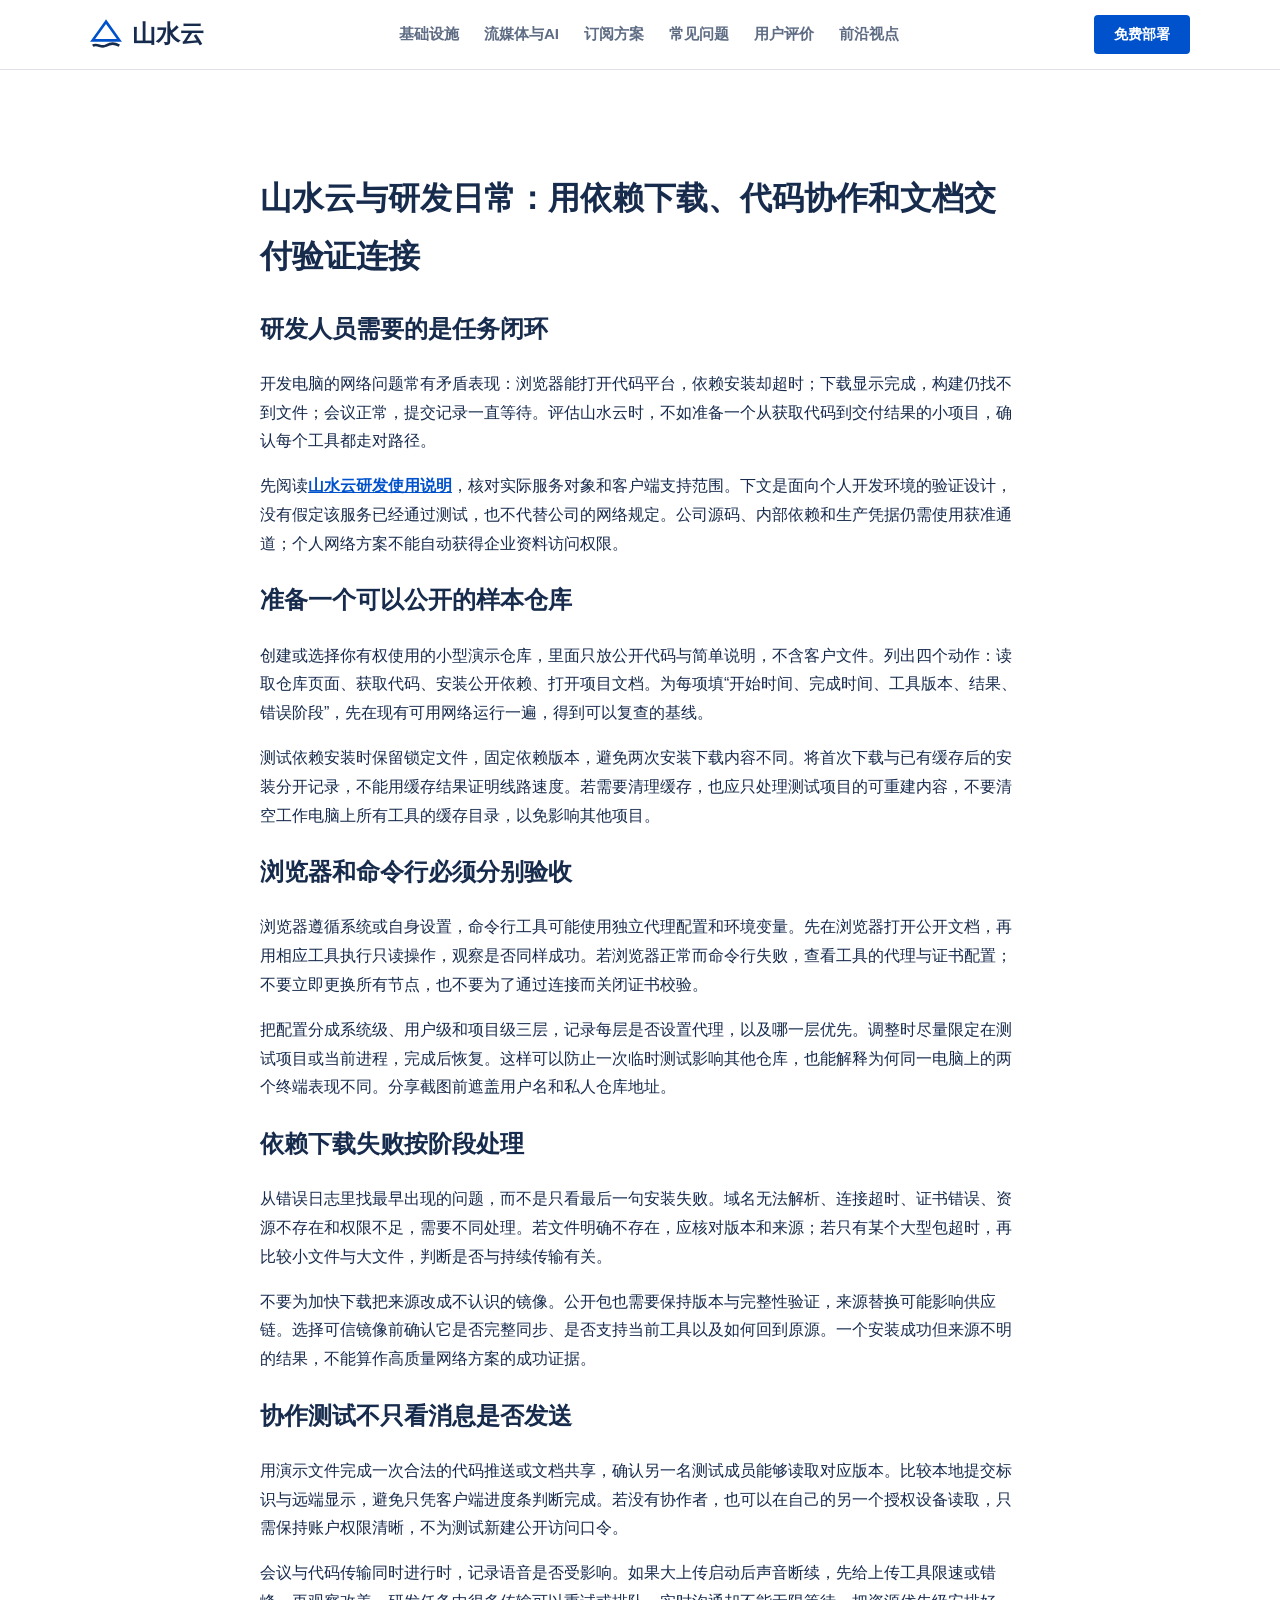
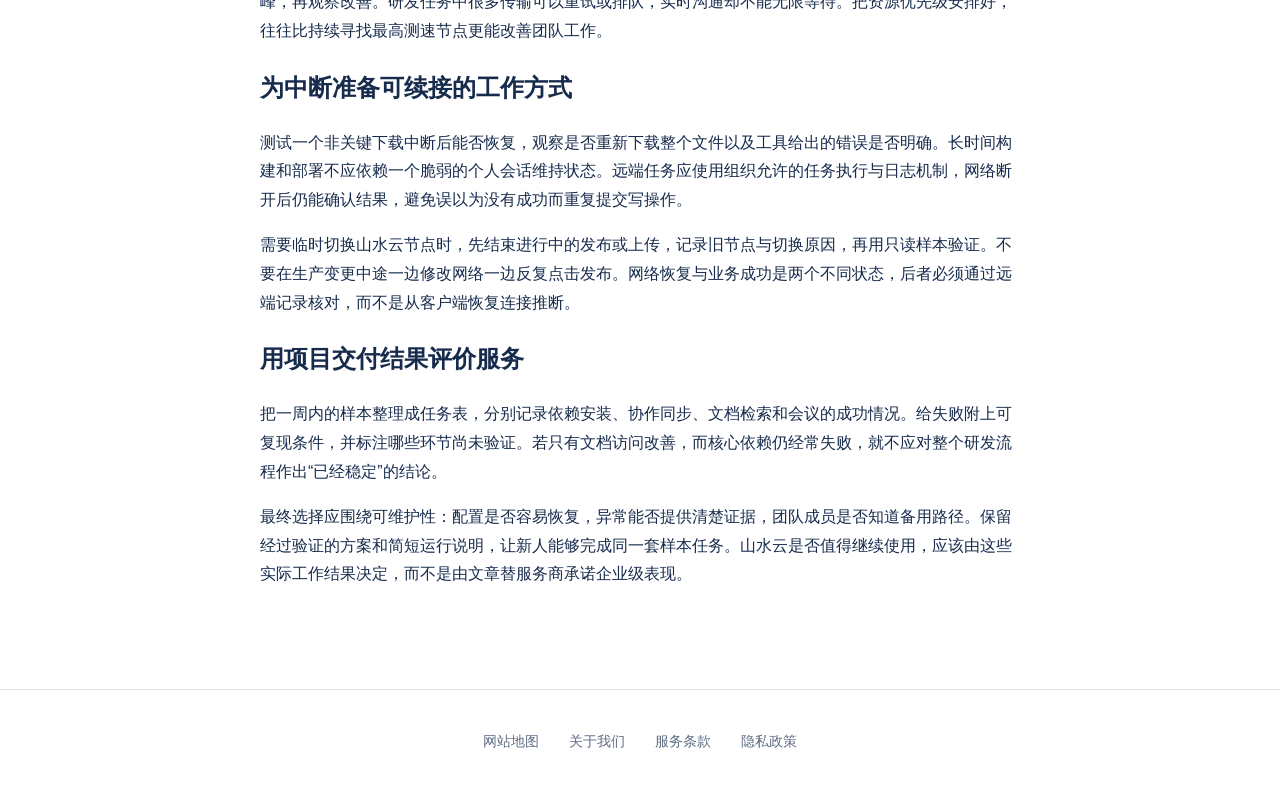
<file: enterprise-network-transformation.html>
<!DOCTYPE html>

<html lang="zh-CN">
<head>
<meta charset="utf-8"/>
<meta content="width=device-width, initial-scale=1.0" name="viewport"/>
<title>山水云与研发日常：用依赖下载、代码协作和文档交付验证连接</title>
<meta content="山水云与研发日常：用依赖下载、代码协作和文档交付验证连接：给出操作顺序、检查字段、判断分支与示例记录，帮助开发团队把异常定位到具体环节。" name="description"/>
<link href="style.css" rel="stylesheet"/>
</head>
<body>
<header class="top-nav">
<div class="container nav-inner">
<a class="logo-block" href="index.html">
<svg class="logo-icon" fill="none" stroke="#0052CC" stroke-width="2" viewbox="0 0 24 24">
<path d="M12 2L2 16h20L12 2z"></path>
<path d="M2 20c4-2 6 2 10 0s6-2 10 0" stroke="#172B4D"></path>
</svg>
                山水云
            </a>
<nav class="main-menu">
<a href="index.html#features">基础设施</a>
<a href="index.html#media-ai">流媒体与AI</a>
<a href="index.html#pricing">订阅方案</a>
<a href="index.html#faq">常见问题</a>
<a href="index.html#testimonials">用户评价</a>
<a href="insights.html">前沿视点</a>
</nav>
<a class="btn-nav-cta" href="https://ww012.twilightaff.com/#/?code=A56DH1Af" rel="nofollow" target="_blank">免费部署</a>
</div>
</header>
<main class="article-body" style="max-width:800px; margin: 100px auto; padding: 0 20px; line-height: 1.8;"><h1>山水云与研发日常：用依赖下载、代码协作和文档交付验证连接</h1><div data-swc-article-body="2026-11-16"><h2>研发人员需要的是任务闭环</h2>
<p>开发电脑的网络问题常有矛盾表现：浏览器能打开代码平台，依赖安装却超时；下载显示完成，构建仍找不到文件；会议正常，提交记录一直等待。评估山水云时，不如准备一个从获取代码到交付结果的小项目，确认每个工具都走对路径。</p>
<p>先阅读<a href="https://shanshuicloud.click/">山水云研发使用说明</a>，核对实际服务对象和客户端支持范围。下文是面向个人开发环境的验证设计，没有假定该服务已经通过测试，也不代替公司的网络规定。公司源码、内部依赖和生产凭据仍需使用获准通道；个人网络方案不能自动获得企业资料访问权限。</p>
<h2>准备一个可以公开的样本仓库</h2>
<p>创建或选择你有权使用的小型演示仓库，里面只放公开代码与简单说明，不含客户文件。列出四个动作：读取仓库页面、获取代码、安装公开依赖、打开项目文档。为每项填“开始时间、完成时间、工具版本、结果、错误阶段”，先在现有可用网络运行一遍，得到可以复查的基线。</p>
<p>测试依赖安装时保留锁定文件，固定依赖版本，避免两次安装下载内容不同。将首次下载与已有缓存后的安装分开记录，不能用缓存结果证明线路速度。若需要清理缓存，也应只处理测试项目的可重建内容，不要清空工作电脑上所有工具的缓存目录，以免影响其他项目。</p>
<h2>浏览器和命令行必须分别验收</h2>
<p>浏览器遵循系统或自身设置，命令行工具可能使用独立代理配置和环境变量。先在浏览器打开公开文档，再用相应工具执行只读操作，观察是否同样成功。若浏览器正常而命令行失败，查看工具的代理与证书配置；不要立即更换所有节点，也不要为了通过连接而关闭证书校验。</p>
<p>把配置分成系统级、用户级和项目级三层，记录每层是否设置代理，以及哪一层优先。调整时尽量限定在测试项目或当前进程，完成后恢复。这样可以防止一次临时测试影响其他仓库，也能解释为何同一电脑上的两个终端表现不同。分享截图前遮盖用户名和私人仓库地址。</p>
<h2>依赖下载失败按阶段处理</h2>
<p>从错误日志里找最早出现的问题，而不是只看最后一句安装失败。域名无法解析、连接超时、证书错误、资源不存在和权限不足，需要不同处理。若文件明确不存在，应核对版本和来源；若只有某个大型包超时，再比较小文件与大文件，判断是否与持续传输有关。</p>
<p>不要为加快下载把来源改成不认识的镜像。公开包也需要保持版本与完整性验证，来源替换可能影响供应链。选择可信镜像前确认它是否完整同步、是否支持当前工具以及如何回到原源。一个安装成功但来源不明的结果，不能算作高质量网络方案的成功证据。</p>
<h2>协作测试不只看消息是否发送</h2>
<p>用演示文件完成一次合法的代码推送或文档共享，确认另一名测试成员能够读取对应版本。比较本地提交标识与远端显示，避免只凭客户端进度条判断完成。若没有协作者，也可以在自己的另一个授权设备读取，只需保持账户权限清晰，不为测试新建公开访问口令。</p>
<p>会议与代码传输同时进行时，记录语音是否受影响。如果大上传启动后声音断续，先给上传工具限速或错峰，再观察改善。研发任务中很多传输可以重试或排队，实时沟通却不能无限等待。把资源优先级安排好，往往比持续寻找最高测速节点更能改善团队工作。</p>
<h2>为中断准备可续接的工作方式</h2>
<p>测试一个非关键下载中断后能否恢复，观察是否重新下载整个文件以及工具给出的错误是否明确。长时间构建和部署不应依赖一个脆弱的个人会话维持状态。远端任务应使用组织允许的任务执行与日志机制，网络断开后仍能确认结果，避免误以为没有成功而重复提交写操作。</p>
<p>需要临时切换山水云节点时，先结束进行中的发布或上传，记录旧节点与切换原因，再用只读样本验证。不要在生产变更中途一边修改网络一边反复点击发布。网络恢复与业务成功是两个不同状态，后者必须通过远端记录核对，而不是从客户端恢复连接推断。</p>
<h2>用项目交付结果评价服务</h2>
<p>把一周内的样本整理成任务表，分别记录依赖安装、协作同步、文档检索和会议的成功情况。给失败附上可复现条件，并标注哪些环节尚未验证。若只有文档访问改善，而核心依赖仍经常失败，就不应对整个研发流程作出“已经稳定”的结论。</p>
<p>最终选择应围绕可维护性：配置是否容易恢复，异常能否提供清楚证据，团队成员是否知道备用路径。保留经过验证的方案和简短运行说明，让新人能够完成同一套样本任务。山水云是否值得继续使用，应该由这些实际工作结果决定，而不是由文章替服务商承诺企业级表现。</p></div></main>
<footer class="footer-clean">
<div class="container footer-links">
<a href="sitemap.html" target="_blank">网站地图</a>
<a href="about.html" target="_blank">关于我们</a>
<a href="terms.html" target="_blank">服务条款</a>
<a href="privacy.html" target="_blank">隐私政策</a>
</div>
</footer>
</body>
</html>
</file>
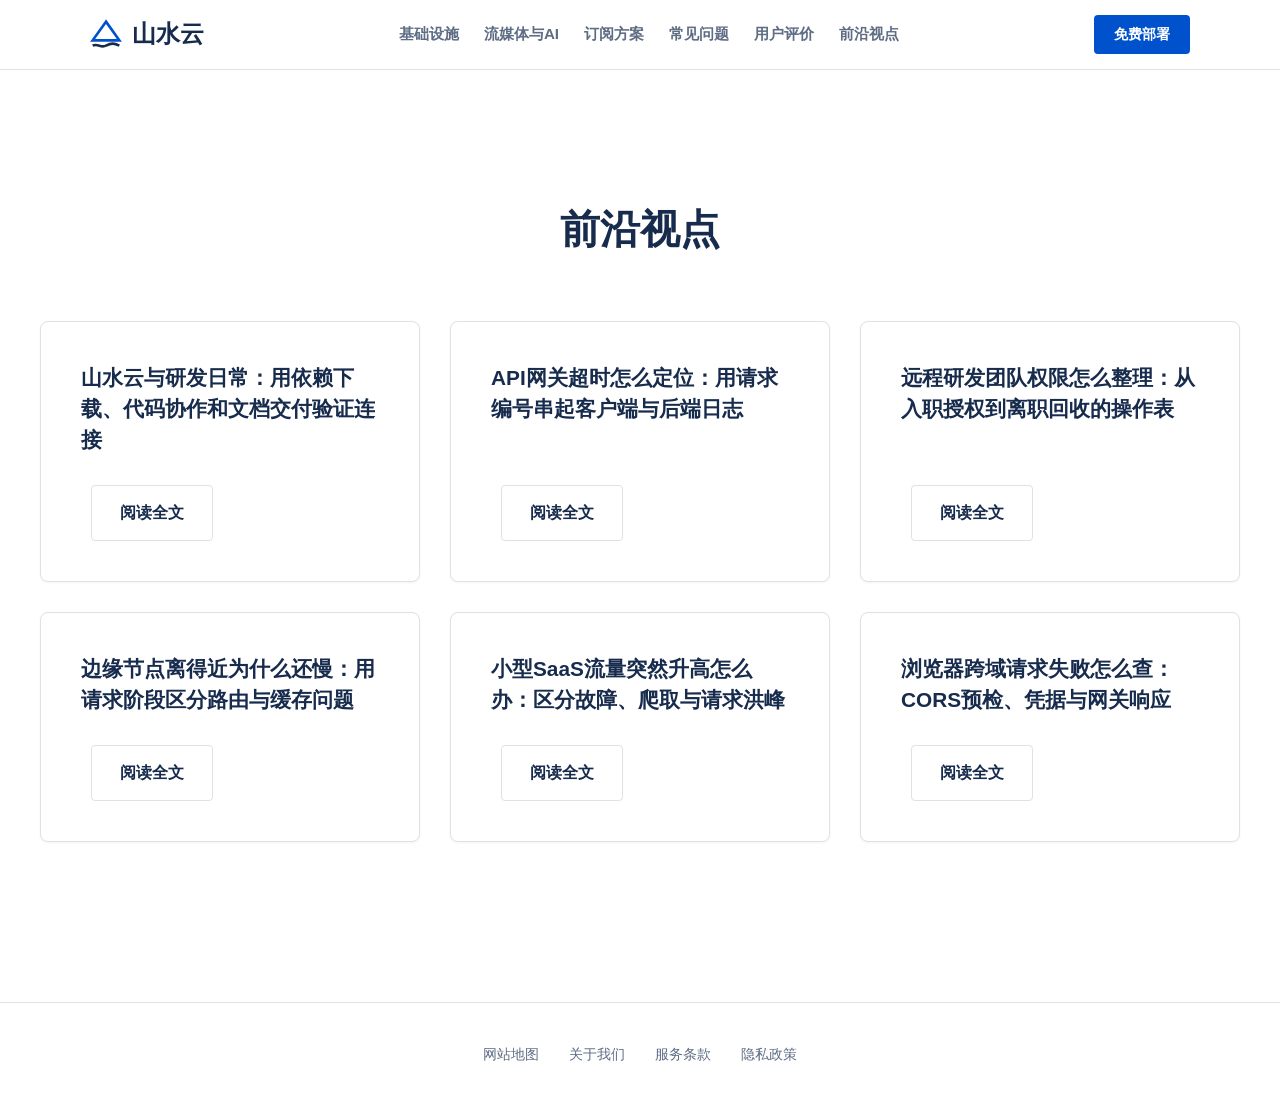
<file: insights.html>
<!DOCTYPE html>

<html lang="zh-CN">
<head>
<meta charset="utf-8"/>
<meta content="width=device-width, initial-scale=1.0" name="viewport"/>
<title>前沿视点：协作、网站与云服务指南 - 山水云</title>
<meta content="山水云前沿视点：团队通知设置、Core Web Vitals、图片压缩、云区域选择、对象存储上传与文档权限管理。" name="description"/>
<link href="style.css" rel="stylesheet"/>
</head>
<body>
<header class="top-nav">
<div class="container nav-inner">
<a class="logo-block" href="index.html">
<svg class="logo-icon" fill="none" stroke="#0052CC" stroke-width="2" viewbox="0 0 24 24">
<path d="M12 2L2 16h20L12 2z"></path>
<path d="M2 20c4-2 6 2 10 0s6-2 10 0" stroke="#172B4D"></path>
</svg>
                山水云
            </a>
<nav class="main-menu">
<a href="index.html#features">基础设施</a>
<a href="index.html#media-ai">流媒体与AI</a>
<a href="index.html#pricing">订阅方案</a>
<a href="index.html#faq">常见问题</a>
<a href="index.html#testimonials">用户评价</a>
<a href="insights.html">前沿视点</a>
</nav>
<a class="btn-nav-cta" href="https://ww012.twilightaff.com/#/?code=A56DH1Af" rel="nofollow" target="_blank">免费部署</a>
</div>
</header>
<main style="padding: 100px 20px; min-height: 80vh;">
<div style="max-width: 1200px; margin: 0 auto;">
<h1 style="text-align: center; font-size: 2.5rem; margin-bottom: 60px; ">前沿视点</h1>
<div class="grid-3">
<div class="saas-card" style="display:flex; flex-direction:column; justify-content:space-between; padding:40px;">
<h3 style="font-size:1.3rem; margin-bottom:30px; line-height:1.5; ">山水云与研发日常：用依赖下载、代码协作和文档交付验证连接</h3>
<a class="btn-saas btn-seo" href="enterprise-network-transformation.html" style="align-self:flex-start; text-decoration:none; text-align:center;">阅读全文</a>
</div>
<div class="saas-card" style="display:flex; flex-direction:column; justify-content:space-between; padding:40px;">
<h3 style="font-size:1.3rem; margin-bottom:30px; line-height:1.5; ">API网关超时怎么定位：用请求编号串起客户端与后端日志</h3>
<a class="btn-saas btn-seo" href="api-gateway-best-practices-2026.html" style="align-self:flex-start; text-decoration:none; text-align:center;">阅读全文</a>
</div>
<div class="saas-card" style="display:flex; flex-direction:column; justify-content:space-between; padding:40px;">
<h3 style="font-size:1.3rem; margin-bottom:30px; line-height:1.5; ">远程研发团队权限怎么整理：从入职授权到离职回收的操作表</h3>
<a class="btn-saas btn-seo" href="zero-trust-remote-teams.html" style="align-self:flex-start; text-decoration:none; text-align:center;">阅读全文</a>
</div>
<div class="saas-card" style="display:flex; flex-direction:column; justify-content:space-between; padding:40px;">
<h3 style="font-size:1.3rem; margin-bottom:30px; line-height:1.5; ">边缘节点离得近为什么还慢：用请求阶段区分路由与缓存问题</h3>
<a class="btn-saas btn-seo" href="bgp-routing-edge-computing.html" style="align-self:flex-start; text-decoration:none; text-align:center;">阅读全文</a>
</div>
<div class="saas-card" style="display:flex; flex-direction:column; justify-content:space-between; padding:40px;">
<h3 style="font-size:1.3rem; margin-bottom:30px; line-height:1.5; ">小型SaaS流量突然升高怎么办：区分故障、爬取与请求洪峰</h3>
<a class="btn-saas btn-seo" href="cloud-native-security-saas.html" style="align-self:flex-start; text-decoration:none; text-align:center;">阅读全文</a>
</div>
<div class="saas-card" style="display:flex; flex-direction:column; justify-content:space-between; padding:40px;">
<h3 style="font-size:1.3rem; margin-bottom:30px; line-height:1.5; ">浏览器跨域请求失败怎么查：CORS预检、凭据与网关响应</h3>
<a class="btn-saas btn-seo" href="microservices-cross-domain-bottlenecks.html" style="align-self:flex-start; text-decoration:none; text-align:center;">阅读全文</a>
</div>
</div>
</div>
</main>
<footer class="footer-clean">
<div class="container footer-links">
<a href="sitemap.html" target="_blank">网站地图</a>
<a href="about.html" target="_blank">关于我们</a>
<a href="terms.html" target="_blank">服务条款</a>
<a href="privacy.html" target="_blank">隐私政策</a>
</div>
</footer>
</body>
</html>
</file>
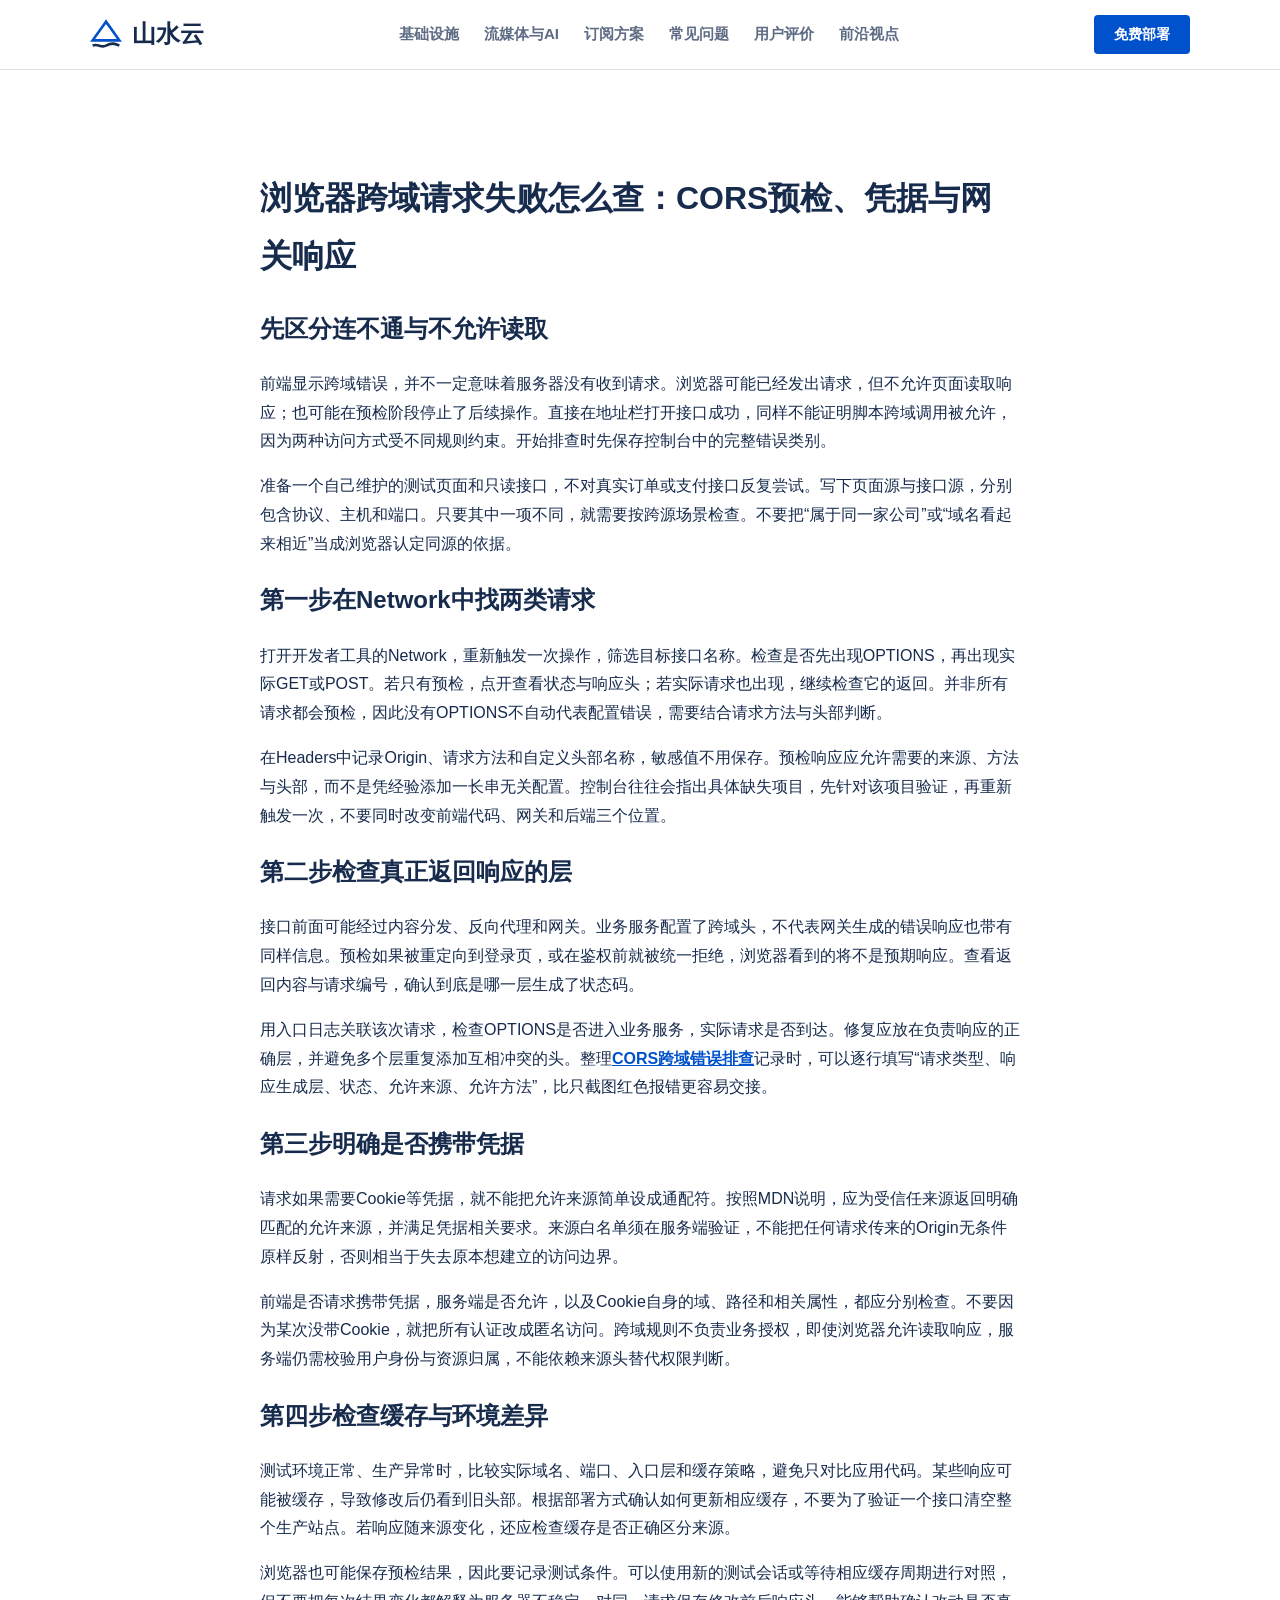
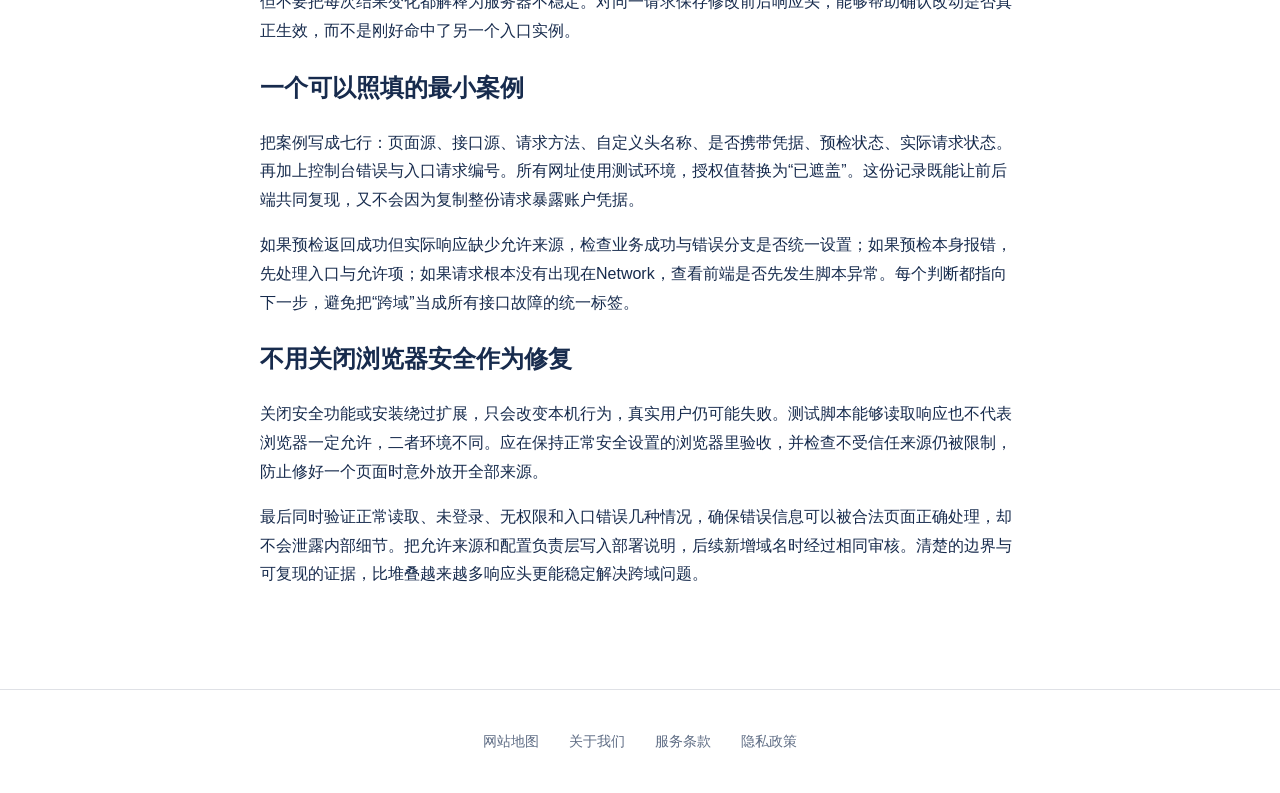
<file: microservices-cross-domain-bottlenecks.html>
<!DOCTYPE html>

<html lang="zh-CN">
<head>
<meta charset="utf-8"/>
<meta content="width=device-width, initial-scale=1.0" name="viewport"/>
<title>浏览器跨域请求失败怎么查：CORS预检、凭据与网关响应</title>
<meta content="浏览器跨域请求失败怎么查：CORS预检、凭据与网关响应：给出操作顺序、检查字段、判断分支与示例记录，帮助开发团队把异常定位到具体环节。" name="description"/>
<link href="style.css" rel="stylesheet"/>
</head>
<body>
<header class="top-nav">
<div class="container nav-inner">
<a class="logo-block" href="index.html">
<svg class="logo-icon" fill="none" stroke="#0052CC" stroke-width="2" viewbox="0 0 24 24">
<path d="M12 2L2 16h20L12 2z"></path>
<path d="M2 20c4-2 6 2 10 0s6-2 10 0" stroke="#172B4D"></path>
</svg>
                山水云
            </a>
<nav class="main-menu">
<a href="index.html#features">基础设施</a>
<a href="index.html#media-ai">流媒体与AI</a>
<a href="index.html#pricing">订阅方案</a>
<a href="index.html#faq">常见问题</a>
<a href="index.html#testimonials">用户评价</a>
<a href="insights.html">前沿视点</a>
</nav>
<a class="btn-nav-cta" href="https://ww012.twilightaff.com/#/?code=A56DH1Af" rel="nofollow" target="_blank">免费部署</a>
</div>
</header>
<main class="article-body" style="max-width:800px; margin: 100px auto; padding: 0 20px; line-height: 1.8;"><h1>浏览器跨域请求失败怎么查：CORS预检、凭据与网关响应</h1><div data-swc-article-body="2026-11-16"><h2>先区分连不通与不允许读取</h2>
<p>前端显示跨域错误，并不一定意味着服务器没有收到请求。浏览器可能已经发出请求，但不允许页面读取响应；也可能在预检阶段停止了后续操作。直接在地址栏打开接口成功，同样不能证明脚本跨域调用被允许，因为两种访问方式受不同规则约束。开始排查时先保存控制台中的完整错误类别。</p>
<p>准备一个自己维护的测试页面和只读接口，不对真实订单或支付接口反复尝试。写下页面源与接口源，分别包含协议、主机和端口。只要其中一项不同，就需要按跨源场景检查。不要把“属于同一家公司”或“域名看起来相近”当成浏览器认定同源的依据。</p>
<h2>第一步在Network中找两类请求</h2>
<p>打开开发者工具的Network，重新触发一次操作，筛选目标接口名称。检查是否先出现OPTIONS，再出现实际GET或POST。若只有预检，点开查看状态与响应头；若实际请求也出现，继续检查它的返回。并非所有请求都会预检，因此没有OPTIONS不自动代表配置错误，需要结合请求方法与头部判断。</p>
<p>在Headers中记录Origin、请求方法和自定义头部名称，敏感值不用保存。预检响应应允许需要的来源、方法与头部，而不是凭经验添加一长串无关配置。控制台往往会指出具体缺失项目，先针对该项目验证，再重新触发一次，不要同时改变前端代码、网关和后端三个位置。</p>
<h2>第二步检查真正返回响应的层</h2>
<p>接口前面可能经过内容分发、反向代理和网关。业务服务配置了跨域头，不代表网关生成的错误响应也带有同样信息。预检如果被重定向到登录页，或在鉴权前就被统一拒绝，浏览器看到的将不是预期响应。查看返回内容与请求编号，确认到底是哪一层生成了状态码。</p>
<p>用入口日志关联该次请求，检查OPTIONS是否进入业务服务，实际请求是否到达。修复应放在负责响应的正确层，并避免多个层重复添加互相冲突的头。整理<a href="https://dajichang.mom/">CORS跨域错误排查</a>记录时，可以逐行填写“请求类型、响应生成层、状态、允许来源、允许方法”，比只截图红色报错更容易交接。</p>
<h2>第三步明确是否携带凭据</h2>
<p>请求如果需要Cookie等凭据，就不能把允许来源简单设成通配符。按照MDN说明，应为受信任来源返回明确匹配的允许来源，并满足凭据相关要求。来源白名单须在服务端验证，不能把任何请求传来的Origin无条件原样反射，否则相当于失去原本想建立的访问边界。</p>
<p>前端是否请求携带凭据，服务端是否允许，以及Cookie自身的域、路径和相关属性，都应分别检查。不要因为某次没带Cookie，就把所有认证改成匿名访问。跨域规则不负责业务授权，即使浏览器允许读取响应，服务端仍需校验用户身份与资源归属，不能依赖来源头替代权限判断。</p>
<h2>第四步检查缓存与环境差异</h2>
<p>测试环境正常、生产异常时，比较实际域名、端口、入口层和缓存策略，避免只对比应用代码。某些响应可能被缓存，导致修改后仍看到旧头部。根据部署方式确认如何更新相应缓存，不要为了验证一个接口清空整个生产站点。若响应随来源变化，还应检查缓存是否正确区分来源。</p>
<p>浏览器也可能保存预检结果，因此要记录测试条件。可以使用新的测试会话或等待相应缓存周期进行对照，但不要把每次结果变化都解释为服务器不稳定。对同一请求保存修改前后响应头，能够帮助确认改动是否真正生效，而不是刚好命中了另一个入口实例。</p>
<h2>一个可以照填的最小案例</h2>
<p>把案例写成七行：页面源、接口源、请求方法、自定义头名称、是否携带凭据、预检状态、实际请求状态。再加上控制台错误与入口请求编号。所有网址使用测试环境，授权值替换为“已遮盖”。这份记录既能让前后端共同复现，又不会因为复制整份请求暴露账户凭据。</p>
<p>如果预检返回成功但实际响应缺少允许来源，检查业务成功与错误分支是否统一设置；如果预检本身报错，先处理入口与允许项；如果请求根本没有出现在Network，查看前端是否先发生脚本异常。每个判断都指向下一步，避免把“跨域”当成所有接口故障的统一标签。</p>
<h2>不用关闭浏览器安全作为修复</h2>
<p>关闭安全功能或安装绕过扩展，只会改变本机行为，真实用户仍可能失败。测试脚本能够读取响应也不代表浏览器一定允许，二者环境不同。应在保持正常安全设置的浏览器里验收，并检查不受信任来源仍被限制，防止修好一个页面时意外放开全部来源。</p>
<p>最后同时验证正常读取、未登录、无权限和入口错误几种情况，确保错误信息可以被合法页面正确处理，却不会泄露内部细节。把允许来源和配置负责层写入部署说明，后续新增域名时经过相同审核。清楚的边界与可复现的证据，比堆叠越来越多响应头更能稳定解决跨域问题。</p></div></main>
<footer class="footer-clean">
<div class="container footer-links">
<a href="sitemap.html" target="_blank">网站地图</a>
<a href="about.html" target="_blank">关于我们</a>
<a href="terms.html" target="_blank">服务条款</a>
<a href="privacy.html" target="_blank">隐私政策</a>
</div>
</footer>
</body>
</html>
</file>
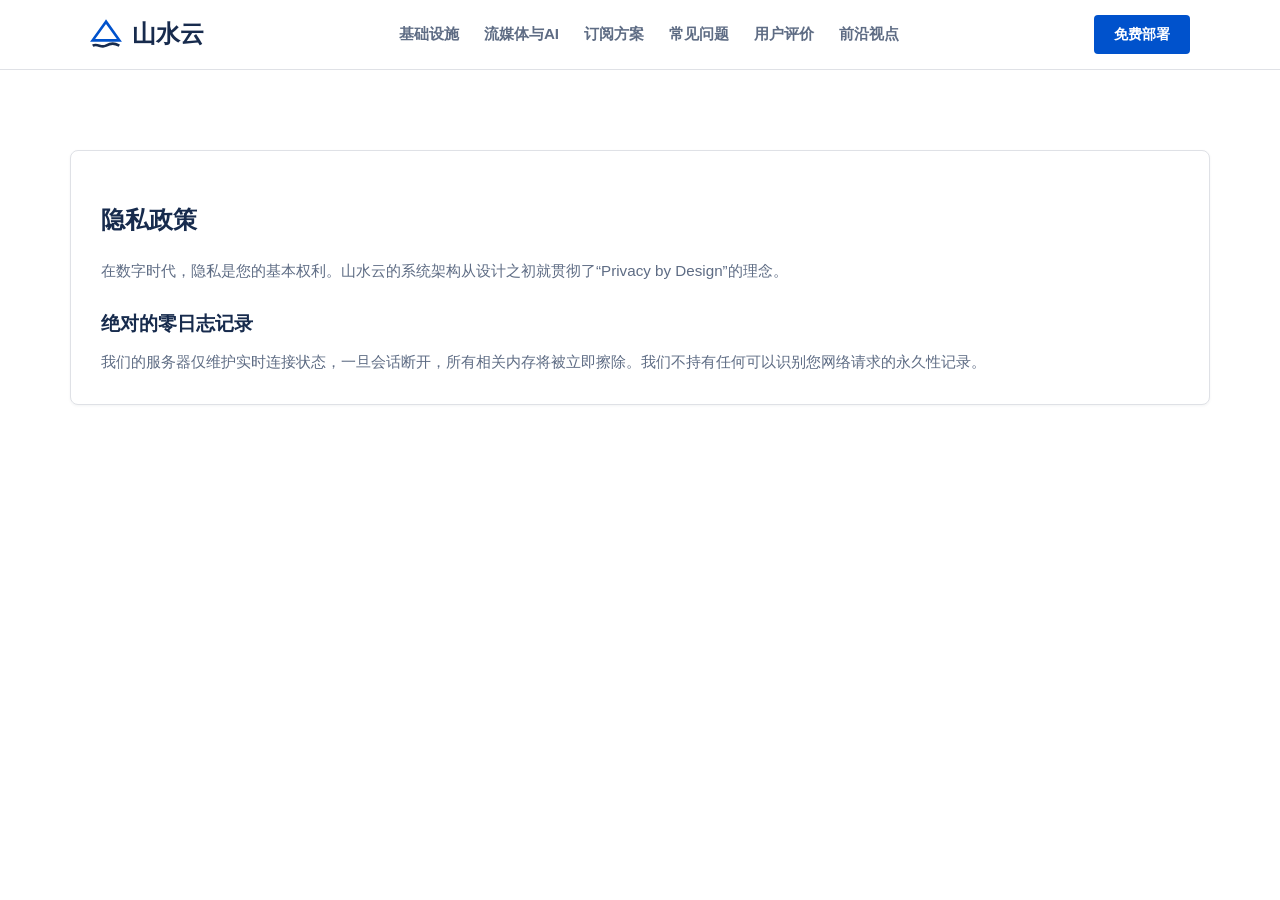
<file: privacy.html>
﻿<!DOCTYPE html>
<html lang="zh-CN">
<head>
    <meta charset="UTF-8">
    <meta name="viewport" content="width=device-width, initial-scale=1.0">
    <title>隐私政策 - 山水云</title>
    <link rel="stylesheet" href="style.css">
</head>
<body>
    <header class="top-nav">
        <div class="container nav-inner">
            <a href="index.html" class="logo-block">
                <svg class="logo-icon" viewBox="0 0 24 24" fill="none" stroke="#0052CC" stroke-width="2">
                    <path d="M12 2L2 16h20L12 2z"/>
                    <path d="M2 20c4-2 6 2 10 0s6-2 10 0" stroke="#172B4D"/>
                </svg>
                山水云
            </a>
            <nav class="main-menu">
                <a href="index.html#features">基础设施</a>
                <a href="index.html#media-ai">流媒体与AI</a>
                <a href="index.html#pricing">订阅方案</a>
                <a href="index.html#faq">常见问题</a>
                <a href="index.html#testimonials">用户评价</a>
                <a href="insights.html">前沿视点</a>
            </nav>
            <a href="https://ww012.twilightaff.com/#/?code=A56DH1Af" rel="nofollow" target="_blank" class="btn-nav-cta">免费部署</a>
        </div>
    </header>
    <main class="container section">
        <div class="saas-card">
            <h2>隐私政策</h2>
            <p>在数字时代，隐私是您的基本权利。山水云的系统架构从设计之初就贯彻了“Privacy by Design”的理念。</p>
            <br>
            <h3>绝对的零日志记录</h3>
            <p>我们的服务器仅维护实时连接状态，一旦会话断开，所有相关内存将被立即擦除。我们不持有任何可以识别您网络请求的永久性记录。</p>
        </div>
    </main>
</body>
</html>
</file>
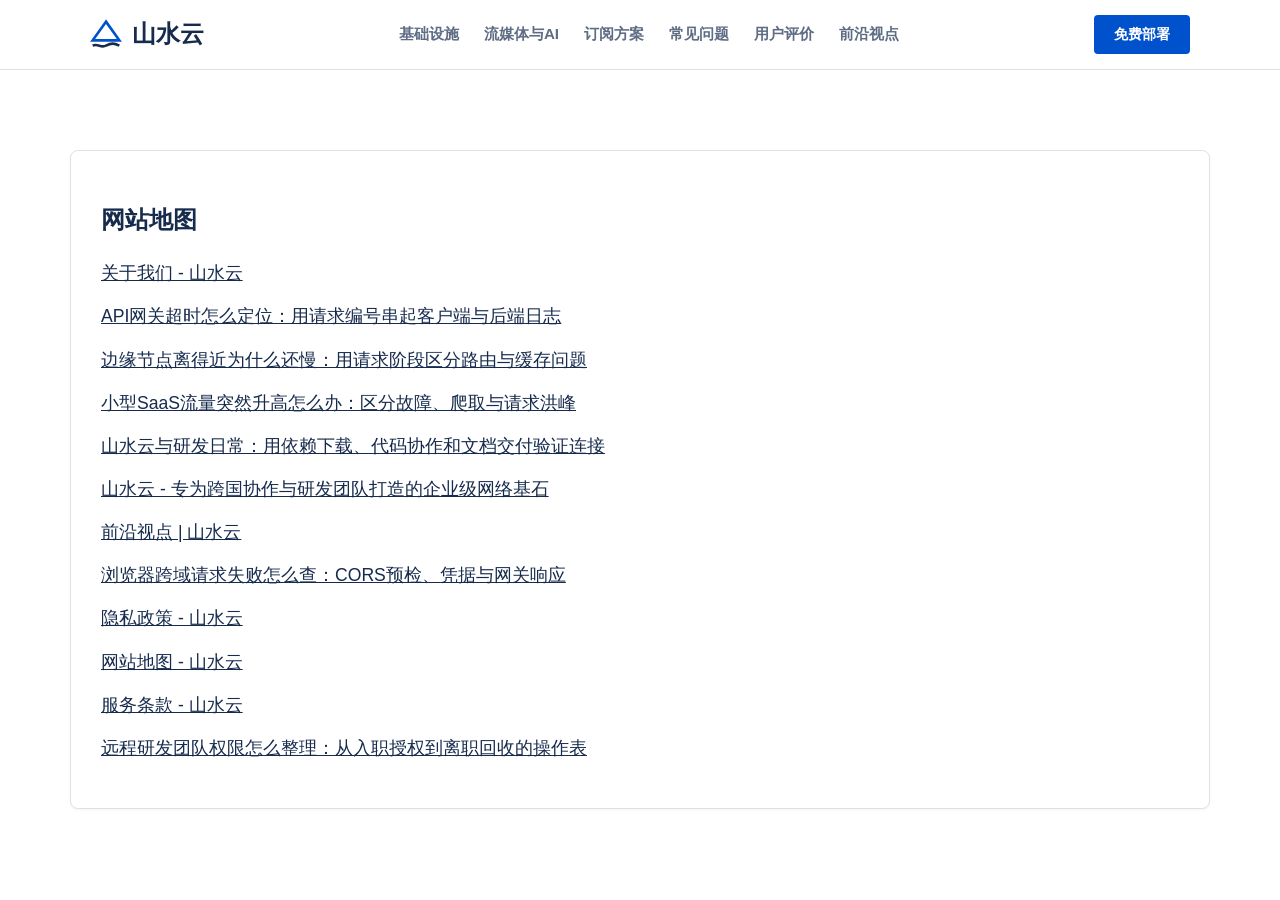
<file: sitemap.html>
<!DOCTYPE html>

<html lang="zh-CN">
<head>
<meta charset="utf-8"/>
<meta content="width=device-width, initial-scale=1.0" name="viewport"/>
<title>网站地图 - 山水云</title>
<link href="style.css" rel="stylesheet"/>
</head>
<body>
<header class="top-nav">
<div class="container nav-inner">
<a class="logo-block" href="index.html">
<svg class="logo-icon" fill="none" stroke="#0052CC" stroke-width="2" viewbox="0 0 24 24">
<path d="M12 2L2 16h20L12 2z"></path>
<path d="M2 20c4-2 6 2 10 0s6-2 10 0" stroke="#172B4D"></path>
</svg>
                山水云
            </a>
<nav class="main-menu">
<a href="index.html#features">基础设施</a>
<a href="index.html#media-ai">流媒体与AI</a>
<a href="index.html#pricing">订阅方案</a>
<a href="index.html#faq">常见问题</a>
<a href="index.html#testimonials">用户评价</a>
<a href="insights.html">前沿视点</a>
</nav>
<a class="btn-nav-cta" href="https://ww012.twilightaff.com/#/?code=A56DH1Af" rel="nofollow" target="_blank">免费部署</a>
</div>
</header>
<main class="container section">
<div class="saas-card">
<h2>网站地图</h2>
<ul style="list-style: none; padding: 0; display: flex; flex-direction: column; gap: 15px;">
<li><a href="about.html" style="font-size: 1.1rem; text-decoration: underline; color: inherit;">关于我们 - 山水云</a></li>
<li><a href="api-gateway-best-practices-2026.html" style="font-size: 1.1rem; text-decoration: underline; color: inherit;">API网关超时怎么定位：用请求编号串起客户端与后端日志</a></li>
<li><a href="bgp-routing-edge-computing.html" style="font-size: 1.1rem; text-decoration: underline; color: inherit;">边缘节点离得近为什么还慢：用请求阶段区分路由与缓存问题</a></li>
<li><a href="cloud-native-security-saas.html" style="font-size: 1.1rem; text-decoration: underline; color: inherit;">小型SaaS流量突然升高怎么办：区分故障、爬取与请求洪峰</a></li>
<li><a href="enterprise-network-transformation.html" style="font-size: 1.1rem; text-decoration: underline; color: inherit;">山水云与研发日常：用依赖下载、代码协作和文档交付验证连接</a></li>
<li><a href="index.html" style="font-size: 1.1rem; text-decoration: underline; color: inherit;">山水云 - 专为跨国协作与研发团队打造的企业级网络基石</a></li>
<li><a href="insights.html" style="font-size: 1.1rem; text-decoration: underline; color: inherit;">前沿视点 | 山水云</a></li>
<li><a href="microservices-cross-domain-bottlenecks.html" style="font-size: 1.1rem; text-decoration: underline; color: inherit;">浏览器跨域请求失败怎么查：CORS预检、凭据与网关响应</a></li>
<li><a href="privacy.html" style="font-size: 1.1rem; text-decoration: underline; color: inherit;">隐私政策 - 山水云</a></li>
<li><a href="sitemap.html" style="font-size: 1.1rem; text-decoration: underline; color: inherit;">网站地图 - 山水云</a></li>
<li><a href="terms.html" style="font-size: 1.1rem; text-decoration: underline; color: inherit;">服务条款 - 山水云</a></li>
<li><a href="zero-trust-remote-teams.html" style="font-size: 1.1rem; text-decoration: underline; color: inherit;">远程研发团队权限怎么整理：从入职授权到离职回收的操作表</a></li>
</ul>
</div>
</main>
</body>
</html>
</file>
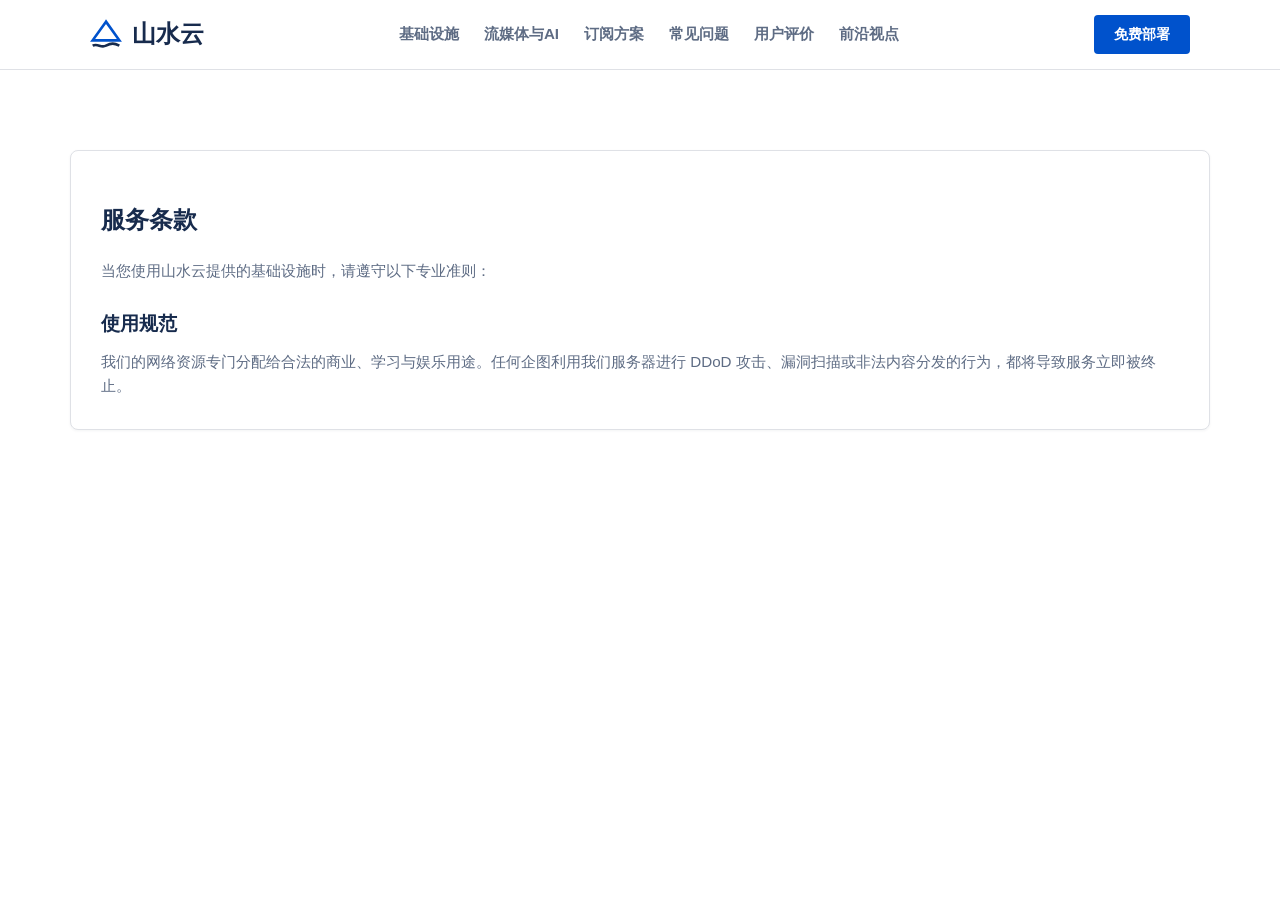
<file: terms.html>
﻿<!DOCTYPE html>
<html lang="zh-CN">
<head>
    <meta charset="UTF-8">
    <meta name="viewport" content="width=device-width, initial-scale=1.0">
    <title>服务条款 - 山水云</title>
    <link rel="stylesheet" href="style.css">
</head>
<body>
    <header class="top-nav">
        <div class="container nav-inner">
            <a href="index.html" class="logo-block">
                <svg class="logo-icon" viewBox="0 0 24 24" fill="none" stroke="#0052CC" stroke-width="2">
                    <path d="M12 2L2 16h20L12 2z"/>
                    <path d="M2 20c4-2 6 2 10 0s6-2 10 0" stroke="#172B4D"/>
                </svg>
                山水云
            </a>
            <nav class="main-menu">
                <a href="index.html#features">基础设施</a>
                <a href="index.html#media-ai">流媒体与AI</a>
                <a href="index.html#pricing">订阅方案</a>
                <a href="index.html#faq">常见问题</a>
                <a href="index.html#testimonials">用户评价</a>
                <a href="insights.html">前沿视点</a>
            </nav>
            <a href="https://ww012.twilightaff.com/#/?code=A56DH1Af" rel="nofollow" target="_blank" class="btn-nav-cta">免费部署</a>
        </div>
    </header>
    <main class="container section">
        <div class="saas-card">
            <h2>服务条款</h2>
            <p>当您使用山水云提供的基础设施时，请遵守以下专业准则：</p>
            <br>
            <h3>使用规范</h3>
            <p>我们的网络资源专门分配给合法的商业、学习与娱乐用途。任何企图利用我们服务器进行 DDoD 攻击、漏洞扫描或非法内容分发的行为，都将导致服务立即被终止。</p>
        </div>
    </main>
</body>
</html>
</file>
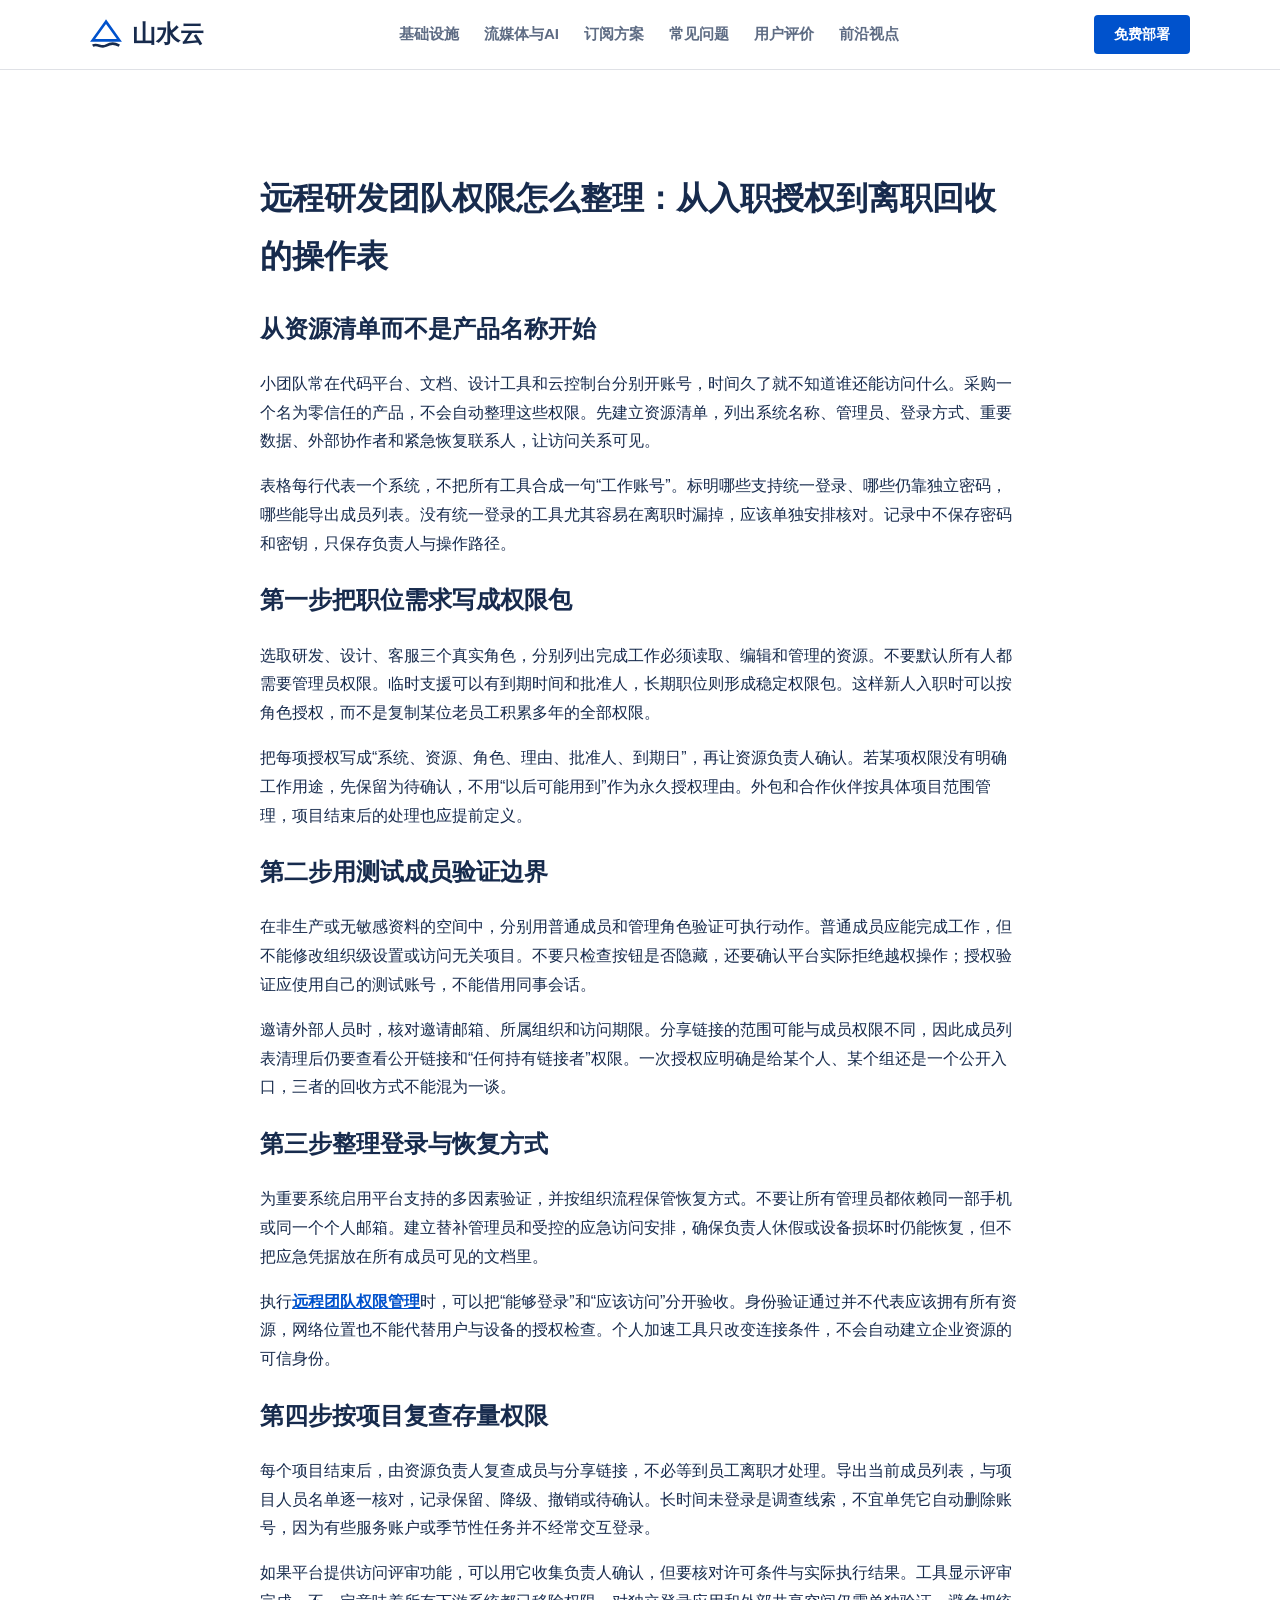
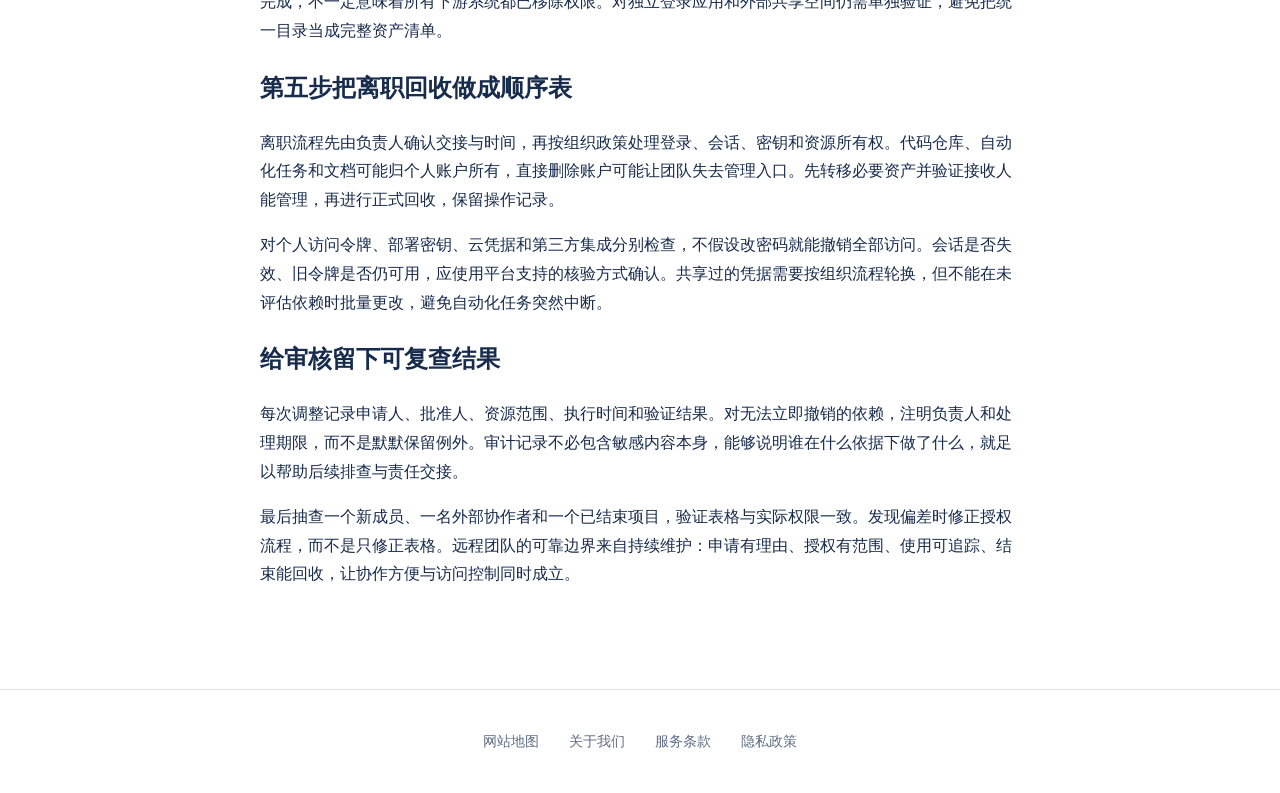
<file: zero-trust-remote-teams.html>
<!DOCTYPE html>

<html lang="zh-CN">
<head>
<meta charset="utf-8"/>
<meta content="width=device-width, initial-scale=1.0" name="viewport"/>
<title>远程研发团队权限怎么整理：从入职授权到离职回收的操作表</title>
<meta content="远程研发团队权限怎么整理：从入职授权到离职回收的操作表：给出操作顺序、检查字段、判断分支与示例记录，帮助开发团队把异常定位到具体环节。" name="description"/>
<link href="style.css" rel="stylesheet"/>
</head>
<body>
<header class="top-nav">
<div class="container nav-inner">
<a class="logo-block" href="index.html">
<svg class="logo-icon" fill="none" stroke="#0052CC" stroke-width="2" viewbox="0 0 24 24">
<path d="M12 2L2 16h20L12 2z"></path>
<path d="M2 20c4-2 6 2 10 0s6-2 10 0" stroke="#172B4D"></path>
</svg>
                山水云
            </a>
<nav class="main-menu">
<a href="index.html#features">基础设施</a>
<a href="index.html#media-ai">流媒体与AI</a>
<a href="index.html#pricing">订阅方案</a>
<a href="index.html#faq">常见问题</a>
<a href="index.html#testimonials">用户评价</a>
<a href="insights.html">前沿视点</a>
</nav>
<a class="btn-nav-cta" href="https://ww012.twilightaff.com/#/?code=A56DH1Af" rel="nofollow" target="_blank">免费部署</a>
</div>
</header>
<main class="article-body" style="max-width:800px; margin: 100px auto; padding: 0 20px; line-height: 1.8;"><h1>远程研发团队权限怎么整理：从入职授权到离职回收的操作表</h1><div data-swc-article-body="2026-11-16"><h2>从资源清单而不是产品名称开始</h2>
<p>小团队常在代码平台、文档、设计工具和云控制台分别开账号，时间久了就不知道谁还能访问什么。采购一个名为零信任的产品，不会自动整理这些权限。先建立资源清单，列出系统名称、管理员、登录方式、重要数据、外部协作者和紧急恢复联系人，让访问关系可见。</p>
<p>表格每行代表一个系统，不把所有工具合成一句“工作账号”。标明哪些支持统一登录、哪些仍靠独立密码，哪些能导出成员列表。没有统一登录的工具尤其容易在离职时漏掉，应该单独安排核对。记录中不保存密码和密钥，只保存负责人与操作路径。</p>
<h2>第一步把职位需求写成权限包</h2>
<p>选取研发、设计、客服三个真实角色，分别列出完成工作必须读取、编辑和管理的资源。不要默认所有人都需要管理员权限。临时支援可以有到期时间和批准人，长期职位则形成稳定权限包。这样新人入职时可以按角色授权，而不是复制某位老员工积累多年的全部权限。</p>
<p>把每项授权写成“系统、资源、角色、理由、批准人、到期日”，再让资源负责人确认。若某项权限没有明确工作用途，先保留为待确认，不用“以后可能用到”作为永久授权理由。外包和合作伙伴按具体项目范围管理，项目结束后的处理也应提前定义。</p>
<h2>第二步用测试成员验证边界</h2>
<p>在非生产或无敏感资料的空间中，分别用普通成员和管理角色验证可执行动作。普通成员应能完成工作，但不能修改组织级设置或访问无关项目。不要只检查按钮是否隐藏，还要确认平台实际拒绝越权操作；授权验证应使用自己的测试账号，不能借用同事会话。</p>
<p>邀请外部人员时，核对邀请邮箱、所属组织和访问期限。分享链接的范围可能与成员权限不同，因此成员列表清理后仍要查看公开链接和“任何持有链接者”权限。一次授权应明确是给某个人、某个组还是一个公开入口，三者的回收方式不能混为一谈。</p>
<h2>第三步整理登录与恢复方式</h2>
<p>为重要系统启用平台支持的多因素验证，并按组织流程保管恢复方式。不要让所有管理员都依赖同一部手机或同一个个人邮箱。建立替补管理员和受控的应急访问安排，确保负责人休假或设备损坏时仍能恢复，但不把应急凭据放在所有成员可见的文档里。</p>
<p>执行<a href="https://dajichang.mom/">远程团队权限管理</a>时，可以把“能够登录”和“应该访问”分开验收。身份验证通过并不代表应该拥有所有资源，网络位置也不能代替用户与设备的授权检查。个人加速工具只改变连接条件，不会自动建立企业资源的可信身份。</p>
<h2>第四步按项目复查存量权限</h2>
<p>每个项目结束后，由资源负责人复查成员与分享链接，不必等到员工离职才处理。导出当前成员列表，与项目人员名单逐一核对，记录保留、降级、撤销或待确认。长时间未登录是调查线索，不宜单凭它自动删除账号，因为有些服务账户或季节性任务并不经常交互登录。</p>
<p>如果平台提供访问评审功能，可以用它收集负责人确认，但要核对许可条件与实际执行结果。工具显示评审完成，不一定意味着所有下游系统都已移除权限。对独立登录应用和外部共享空间仍需单独验证，避免把统一目录当成完整资产清单。</p>
<h2>第五步把离职回收做成顺序表</h2>
<p>离职流程先由负责人确认交接与时间，再按组织政策处理登录、会话、密钥和资源所有权。代码仓库、自动化任务和文档可能归个人账户所有，直接删除账户可能让团队失去管理入口。先转移必要资产并验证接收人能管理，再进行正式回收，保留操作记录。</p>
<p>对个人访问令牌、部署密钥、云凭据和第三方集成分别检查，不假设改密码就能撤销全部访问。会话是否失效、旧令牌是否仍可用，应使用平台支持的核验方式确认。共享过的凭据需要按组织流程轮换，但不能在未评估依赖时批量更改，避免自动化任务突然中断。</p>
<h2>给审核留下可复查结果</h2>
<p>每次调整记录申请人、批准人、资源范围、执行时间和验证结果。对无法立即撤销的依赖，注明负责人和处理期限，而不是默默保留例外。审计记录不必包含敏感内容本身，能够说明谁在什么依据下做了什么，就足以帮助后续排查与责任交接。</p>
<p>最后抽查一个新成员、一名外部协作者和一个已结束项目，验证表格与实际权限一致。发现偏差时修正授权流程，而不是只修正表格。远程团队的可靠边界来自持续维护：申请有理由、授权有范围、使用可追踪、结束能回收，让协作方便与访问控制同时成立。</p></div></main>
<footer class="footer-clean">
<div class="container footer-links">
<a href="sitemap.html" target="_blank">网站地图</a>
<a href="about.html" target="_blank">关于我们</a>
<a href="terms.html" target="_blank">服务条款</a>
<a href="privacy.html" target="_blank">隐私政策</a>
</div>
</footer>
</body>
</html>
</file>
<file: style.css>
/* E:\1落地页\落地页\山水云\shanshuicloud.click\style.css */
:root {
    --tech-blue: #0052CC;
    --tech-blue-hover: #0043A6;
    --bg-light: #F4F5F7;
    --text-main: #172B4D;
    --text-muted: #5E6C84;
    --border: #DFE1E6;
}
* { box-sizing: border-box; }
body {
    margin: 0; padding: 0;
    font-family: -apple-system, BlinkMacSystemFont, "Segoe UI", Roboto, Helvetica, Arial, sans-serif;
    background-color: white;
    color: var(--text-main);
    line-height: 1.6;
}
a { text-decoration: none; color: var(--tech-blue); }
.container { max-width: 1140px; margin: 0 auto; padding: 0 20px; }

/* Clean SaaS Header */
.top-nav { position: sticky; top: 0; z-index: 1000; padding: 15px 0; border-bottom: 1px solid var(--border); background: rgba(255,255,255,0.95); backdrop-filter: blur(10px); }
.nav-inner { display: flex; justify-content: space-between; align-items: center; width: 100%; }
.logo-block { display: flex; align-items: center; gap: 10px; font-weight: 700; font-size: 24px; color: var(--text-main); }
.logo-icon { width: 32px; height: 32px; }
.main-menu { display: flex; gap: 25px; align-items: center; }
.main-menu a { color: var(--text-muted); font-weight: 600; font-size: 0.95rem; transition: color 0.2s; }
.main-menu a:hover { color: var(--tech-blue); }
.btn-nav-cta { background: var(--tech-blue); color: white; padding: 8px 20px; border-radius: 4px; font-weight: 700; font-size: 0.9rem; transition: 0.2s; }
.btn-nav-cta:hover { background: var(--tech-blue-hover); color: white; box-shadow: 0 4px 12px rgba(0,82,204,0.3); }
@media (max-width: 768px) { .main-menu { display: none; } }

/* Hero */
.hero-clean { padding: 100px 0; background: linear-gradient(180deg, var(--bg-light) 0%, white 100%); text-align: center; }
.hero-clean h1 { font-size: 3.5rem; letter-spacing: -1px; margin: 0 0 20px; font-weight: 800; color: var(--text-main); }
.hero-clean p { font-size: 1.25rem; color: var(--text-muted); max-width: 700px; margin: 0 auto 40px; }

/* Buttons */
.btn-saas { display: inline-block; padding: 14px 28px; font-size: 1rem; font-weight: 600; border-radius: 4px; transition: background 0.2s, box-shadow 0.2s; margin: 0 10px; }
.btn-primary { background: var(--tech-blue); color: white; border: none; }
.btn-primary:hover { background: var(--tech-blue-hover); color: white; box-shadow: 0 4px 12px rgba(0,82,204,0.3); }
.btn-seo { background: white; color: var(--text-main); border: 1px solid var(--border); }
.btn-seo:hover { background: var(--bg-light); box-shadow: 0 2px 5px rgba(0,0,0,0.05); }

/* Section Standard */
.section { padding: 80px 0; }
.section-head { text-align: center; margin-bottom: 50px; }
.section-head h2 { font-size: 2.2rem; margin: 0 0 10px; }
.section-head p { color: var(--text-muted); font-size: 1.1rem; }

/* Precision Grid */
.grid-3 { display: grid; grid-template-columns: repeat(auto-fit, minmax(300px, 1fr)); gap: 30px; }
.saas-card {
    background: white; border: 1px solid var(--border); border-radius: 8px; padding: 30px;
    box-shadow: 0 1px 3px rgba(9, 30, 66, 0.05); transition: transform 0.2s, box-shadow 0.2s;
}
.saas-card:hover { transform: translateY(-3px); box-shadow: 0 8px 16px rgba(9, 30, 66, 0.1); }
.icon-wrap { width: 48px; height: 48px; background: var(--bg-light); border-radius: 6px; display: flex; align-items: center; justify-content: center; margin-bottom: 20px; }
.saas-card h3 { font-size: 1.2rem; margin: 0 0 10px; }
.saas-card p { color: var(--text-muted); margin: 0; font-size: 0.95rem; }

/* Pricing */
.pricing-tier { border: 1px solid var(--border); border-radius: 8px; overflow: hidden; display: flex; flex-direction: column; background: white; }
.pricing-tier.popular { border: 2px solid var(--tech-blue); transform: scale(1.02); box-shadow: 0 12px 24px rgba(0,82,204,0.1); }
.tier-head { padding: 30px; text-align: center; border-bottom: 1px solid var(--border); background: var(--bg-light); }
.pricing-tier.popular .tier-head { background: #E6F0FF; }
.tier-name { font-size: 1.1rem; font-weight: 700; color: var(--text-muted); text-transform: uppercase; margin-bottom: 10px; }
.tier-price { font-size: 3rem; font-weight: 800; color: var(--text-main); margin-bottom: 15px; }
.tier-body { padding: 30px; flex: 1; }
.tier-body ul { list-style: none; padding: 0; margin: 0 0 30px; }
.tier-body li { padding: 10px 0; color: var(--text-main); display: flex; align-items: center; gap: 10px; font-size: 0.95rem; border-bottom: 1px solid var(--bg-light); }
.tier-body li::before { content: '✓'; color: var(--tech-blue); font-weight: bold; }

/* Simple Footer */
.footer-clean { border-top: 1px solid var(--border); padding: 40px 0; margin-top: 60px; }
.footer-links { display: flex; justify-content: center; gap: 30px; }
.footer-links a { color: var(--text-muted); font-size: 0.9rem; }
.footer-links a:hover { color: var(--tech-blue); }

@media (max-width: 768px) {
    .hero-clean h1 { font-size: 2.2rem; }
    .btn-saas { display: block; width: 100%; margin: 10px 0; }
    .pricing-tier.popular { transform: none; }
}

.article-body a { color: #0052CC; text-decoration: underline; font-weight: bold; }
.article-body a:visited { color: #0052CC; }
</file>
